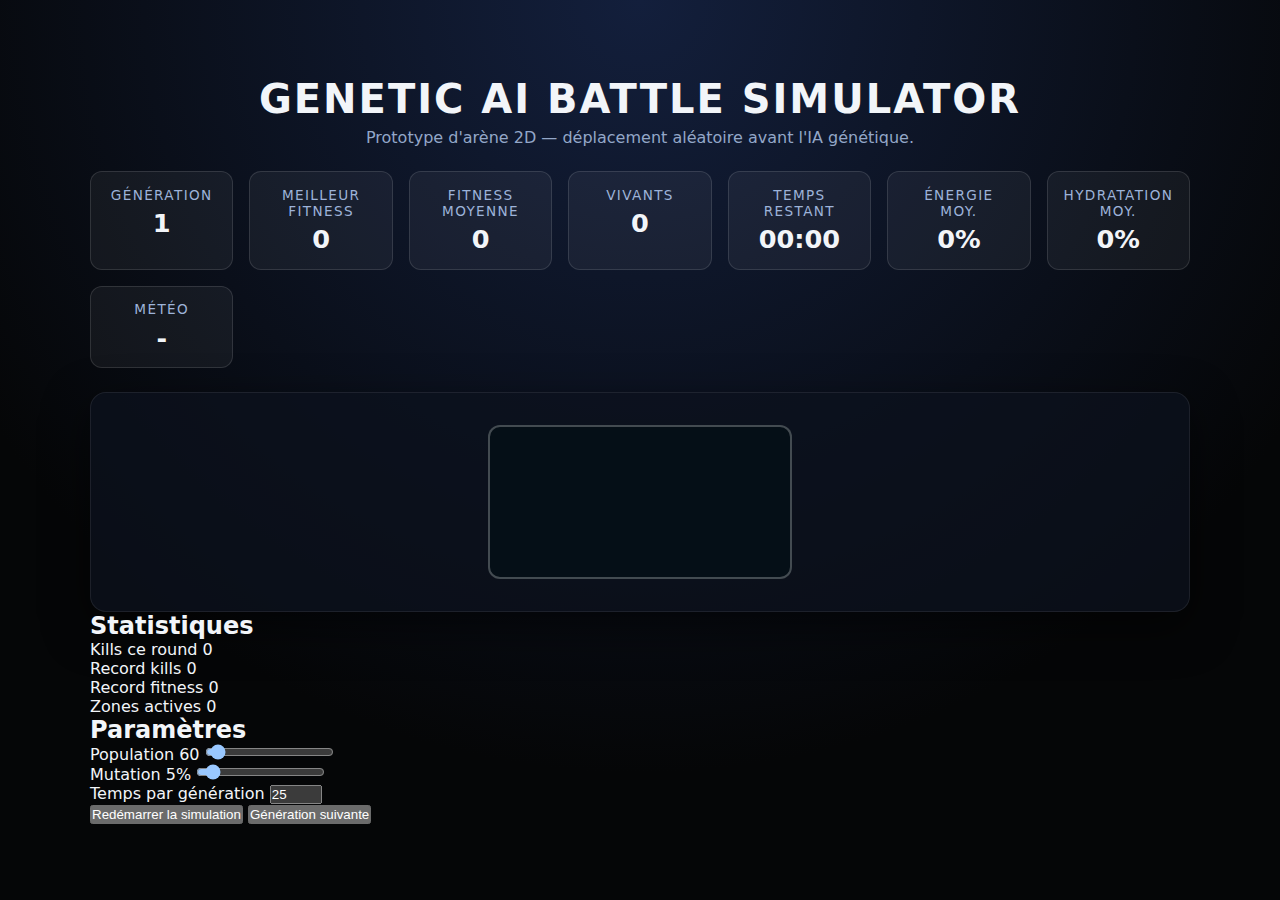
<file: evolutiongames/index.html>
<!DOCTYPE html>
<html lang="fr">

<head>
  <meta charset="UTF-8" />
  <meta name="viewport" content="width=device-width, initial-scale=1.0" />
  <title>Genetic AI Battle Simulator</title>
  <link rel="stylesheet" href="style.css" />
</head>

<body>
  <main class="layout">
    <header class="hero">
      <h1>Genetic AI Battle Simulator</h1>
      <p>Prototype d'arène 2D — déplacement aléatoire avant l'IA génétique.</p>
    </header>
    <section class="arena-column">
      <section class="hud" aria-live="polite">
        <div class="stat">
          <span class="stat-label">Génération</span>
          <span class="stat-value" id="statGeneration">1</span>
        </div>
        <div class="stat">
          <span class="stat-label">Meilleur fitness</span>
          <span class="stat-value" id="statBest">0</span>
        </div>
        <div class="stat">
          <span class="stat-label">Fitness moyenne</span>
          <span class="stat-value" id="statAverage">0</span>
        </div>
        <div class="stat">
          <span class="stat-label">Vivants</span>
          <span class="stat-value" id="statAlive">0</span>
        </div>
        <div class="stat">
          <span class="stat-label">Temps restant</span>
          <span class="stat-value" id="statTime">00:00</span>
        </div>
        <div class="stat">
          <span class="stat-label">Énergie moy.</span>
          <span class="stat-value" id="statEnergy">0%</span>
        </div>
        <div class="stat">
          <span class="stat-label">Hydratation moy.</span>
          <span class="stat-value" id="statHydration">0%</span>
        </div>
        <div class="stat">
          <span class="stat-label">Météo</span>
          <span class="stat-value" id="statWeather">-</span>
        </div>
      </section>
      <section class="arena-wrapper">
        <canvas id="arenaCanvas" class="arena-canvas"></canvas>
      </section>
    </section>
    <aside class="sidebar">
      <section>
        <h2>Statistiques</h2>
        <div class="records">
          <div class="record-item">
            <span class="record-label">Kills ce round</span>
            <span class="record-value" id="statKills">0</span>
          </div>
          <div class="record-item">
            <span class="record-label">Record kills</span>
            <span class="record-value" id="statRecordKills">0</span>
          </div>
          <div class="record-item">
            <span class="record-label">Record fitness</span>
            <span class="record-value" id="statRecordFitness">0</span>
          </div>
          <div class="record-item">
            <span class="record-label">Zones actives</span>
            <span class="record-value" id="statZones">0</span>
          </div>
        </div>
      </section>
      <section>
        <h2>Paramètres</h2>
        <div class="control-group">
          <label class="control-label" for="controlPopulation">
            Population
            <span class="control-value" id="controlPopulationValue">60</span>
          </label>
          <input type="range" id="controlPopulation" class="control-input" min="10" max="1000" step="1" value="60" />
        </div>
        <div class="control-group">
          <label class="control-label" for="controlMutation">
            Mutation
            <span class="control-value" id="controlMutationValue">5%</span>
          </label>
          <input type="range" id="controlMutation" class="control-input" min="0.01" max="0.5" step="0.01"
            value="0.05" />
        </div>
        <div class="control-group">
          <label class="control-label" for="controlGenerationTime">
            Temps par génération
          </label>
          <input type="number" id="controlGenerationTime" class="number-input" min="5" max="90" step="1" value="25" />
        </div>
      </section>
      <div class="button-stack">
        <button type="button" id="controlRestart" class="button">
          Redémarrer la simulation
        </button>
        <button type="button" id="controlSkipGeneration" class="button secondary">
          Génération suivante
        </button>
      </div>
    </aside>
  </main>
  <script type="module" src="game.js"></script>
</body>

</html>
</file>
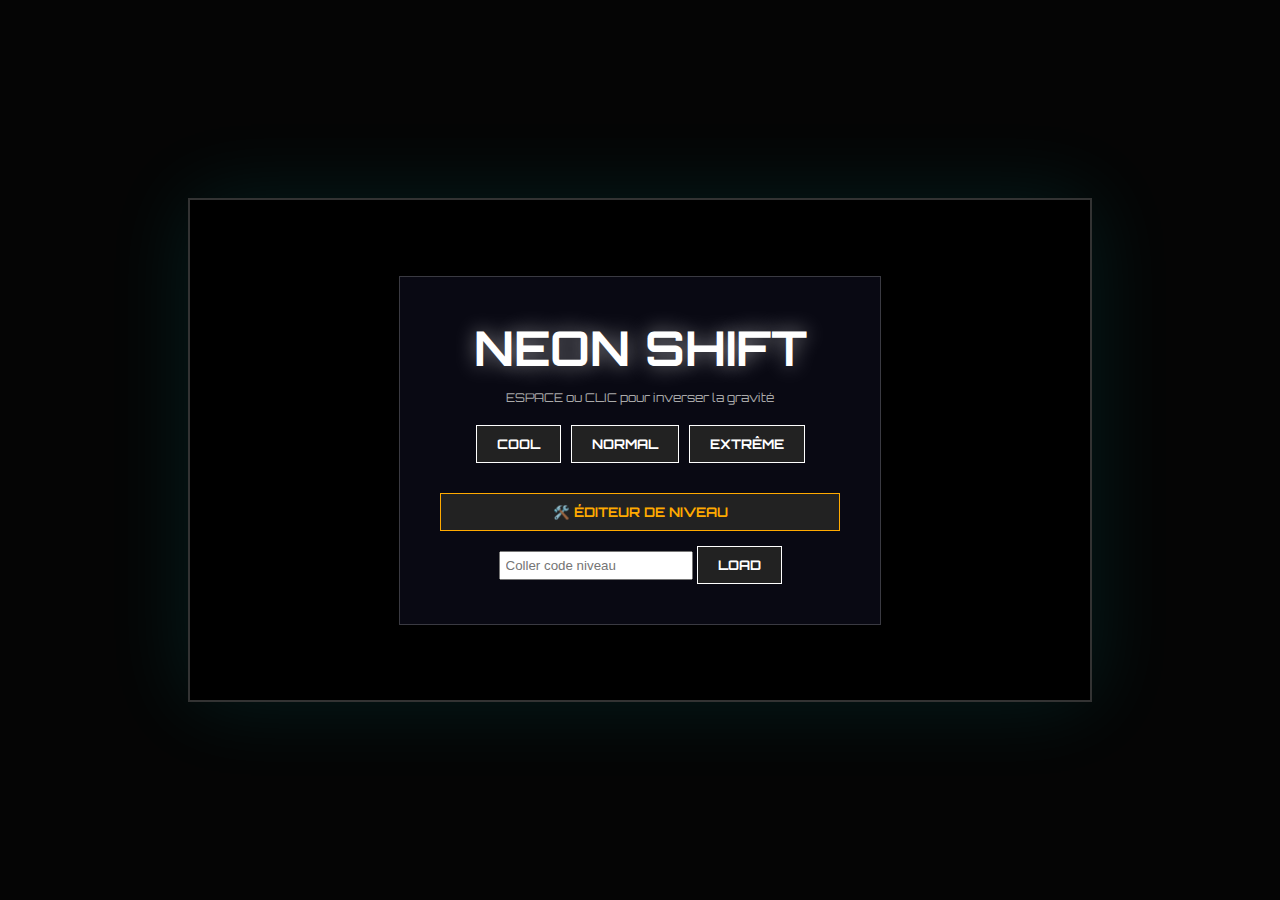
<file: gemometry dash like/index.html>
<!DOCTYPE html>
<html lang="fr">
<head>
    <meta charset="UTF-8">
    <title>NEON SHIFT: FINAL FIX</title>
    <style>
        @import url('https://fonts.googleapis.com/css2?family=Orbitron:wght@400;700;900&display=swap');

        body {
            margin: 0; overflow: hidden; background-color: #050505;
            font-family: 'Orbitron', sans-serif;
            display: flex; justify-content: center; align-items: center; height: 100vh;
            user-select: none;
        }

        #game-wrapper {
            position: relative;
            width: 900px; height: 500px;
            box-shadow: 0 0 80px rgba(0,255,255,0.1);
            border: 2px solid #333;
            background: #000;
            overflow: hidden;
        }

        canvas { display: block; width: 100%; height: 100%; outline: none; }

        /* UI */
        .ui-layer {
            position: absolute; top: 0; left: 0; width: 100%; height: 100%;
            display: flex; flex-direction: column;
            justify-content: center; align-items: center; text-align: center;
            z-index: 50; pointer-events: none;
        }

        .menu-box {
            background: rgba(10, 10, 20, 0.95);
            border: 1px solid rgba(255,255,255,0.2);
            padding: 40px; pointer-events: auto;
            box-shadow: 0 0 50px #000;
            min-width: 400px;
        }

        h1 { margin: 0; font-size: 48px; color: #fff; text-shadow: 0 0 20px rgba(255,255,255,0.5); }
        
        .btn-group { display: flex; gap: 10px; justify-content: center; margin-top: 20px; flex-wrap: wrap;}

        button {
            background: #222; border: 1px solid #fff; color: #fff;
            padding: 10px 20px; font-family: 'Orbitron'; font-weight: bold;
            cursor: pointer; text-transform: uppercase; transition: 0.2s;
        }
        button:hover { background: #fff; color: #000; }

        /* BUTTON VARIATIONS */
        .btn-easy:hover { background: #0f0; border-color: #0f0; box-shadow: 0 0 15px #0f0; }
        .btn-normal:hover { background: #0ff; border-color: #0ff; box-shadow: 0 0 15px #0ff; }
        .btn-hard:hover { background: #f05; border-color: #f05; box-shadow: 0 0 15px #f05; }
        .btn-editor { border-color: #fa0; color: #fa0; width: 100%; margin-top: 10px; }
        .btn-editor:hover { background: #fa0; color: #000; }

        /* EDITOR TOOLS */
        #editor-ui {
            position: absolute; bottom: 0; left: 0; width: 100%; height: 100px;
            background: #111; border-top: 2px solid #fa0;
            display: flex; align-items: center; justify-content: center; gap: 15px;
            pointer-events: auto;
        }
        .tool-btn { width: 40px; height: 40px; border: 1px solid #555; display: flex; justify-content: center; align-items: center; }
        .tool-btn.active { background: #fa0; color: #000; border-color: #fa0; }

        .hidden { display: none !important; }
        #hud { position: absolute; top: 20px; left: 20px; font-size: 24px; color: #fff; font-weight: bold; z-index: 10; }
    </style>
</head>
<body>

<div id="game-wrapper">
    <canvas id="gameCanvas" width="900" height="500"></canvas>
    
    <div id="hud" class="hidden">SCORE: <span id="score-val">0</span></div>

    <!-- MENU PRINCIPAL -->
    <div id="main-menu" class="ui-layer">
        <div class="menu-box">
            <h1>NEON SHIFT</h1>
            <p style="color:#aaa; font-size: 12px;">ESPACE ou CLIC pour inverser la gravité</p>
            
            <div class="btn-group">
                <button class="btn-easy" onclick="startGame('easy')">Cool</button>
                <button class="btn-normal" onclick="startGame('normal')">Normal</button>
                <button class="btn-hard" onclick="startGame('hard')">EXTRÊME</button>
            </div>
            <div class="btn-group">
                <button class="btn-editor" onclick="openEditor()">🛠️ ÉDITEUR DE NIVEAU</button>
            </div>
            <div style="margin-top: 15px;">
                <input id="load-input" type="text" placeholder="Coller code niveau" style="padding:5px; width:180px;">
                <button onclick="loadLevel()">LOAD</button>
            </div>
        </div>
    </div>

    <!-- GAME OVER -->
    <div id="game-over" class="ui-layer hidden">
        <div class="menu-box" style="border-color: #f05;">
            <h1 style="color:#f05;">ECHEC</h1>
            <p>Score Final: <span id="final-score">0</span></p>
            <button onclick="showMenu()">MENU</button>
            <button onclick="restart()">REJOUER</button>
        </div>
    </div>

    <!-- UI EDITEUR -->
    <div id="editor-ui" class="hidden">
        <div style="color:#fff; font-size:10px; position:absolute; top:-20px; left:0; background:#000; padding:2px;">
            CLIC GAUCHE: Placer | CLIC DROIT: Effacer | FLÈCHES: Caméra
        </div>
        <button class="tool-btn active" onclick="setTool('wall_top')">Haut</button>
        <button class="tool-btn" onclick="setTool('wall_bottom')">Bas</button>
        <button class="tool-btn" onclick="setTool('laser')">Laser</button>
        <button class="tool-btn" onclick="setTool('coin')">$$</button>
        <div style="width: 1px; height: 30px; background:#333; margin:0 10px;"></div>
        <button onclick="testLevel()" style="font-size:10px;">TESTER</button>
        <button onclick="saveLevel()" style="font-size:10px; color:#0f0; border-color:#0f0;">COPIER CODE</button>
        <button onclick="showMenu()" style="font-size:10px; color:#f00; border-color:#f00;">QUITTER</button>
        <textarea id="export-area" style="opacity:0; width:1px; height:1px;"></textarea>
    </div>
</div>

<script>
    const canvas = document.getElementById('gameCanvas');
    const ctx = canvas.getContext('2d');

    // --- CONFIGURATION ---
    const SETTINGS = {
        easy:   { speed: 5, spawn: 100, color: '#0f0' },
        normal: { speed: 7, spawn: 70,  color: '#0ff' },
        hard:   { speed: 10, spawn: 50, color: '#f05' },
        custom: { speed: 7, spawn: 0,   color: '#fa0' }
    };

    let state = { 
        running: false, isEditor: false, mode: 'normal',
        score: 0, frame: 0, camX: 0
    };

    // --- PLAYER ---
    const player = {
        x: 100, y: 250, size: 30, dy: 0, dir: 1,
        update() {
            // Physique "Légère" corrigée
            this.dy += 0.6 * this.dir; 
            this.y += this.dy;
            
            // Limites Sol/Plafond
            if(this.y < 0) { this.y = 0; this.dy = 0; }
            if(this.y > canvas.height - this.size) { this.y = canvas.height - this.size; this.dy = 0; }
        },
        draw() {
            ctx.fillStyle = '#fff';
            ctx.shadowBlur = 20; ctx.shadowColor = SETTINGS[state.mode].color;
            ctx.fillRect(this.x, this.y, this.size, this.size);
            ctx.shadowBlur = 0;
        },
        switch() { this.dir *= -1; }
    };

    let obstacles = [];
    let editorItems = [];
    let currentTool = 'wall_top';

    // --- INPUTS FIABILISÉS ---
    function handleAction(e) {
        // Si on est dans l'éditeur, on ne saute pas
        if (state.isEditor) return; 

        // Si le jeu tourne, on saute
        if (state.running) {
            if (e.type === 'keydown' && e.code !== 'Space') return;
            if (e.code === 'Space') e.preventDefault(); // Empêche scroll
            player.switch();
        }
    }
    
    window.addEventListener('keydown', handleAction);
    canvas.addEventListener('mousedown', (e) => {
        // Si c'est l'éditeur, c'est géré ailleurs. 
        // Si c'est le jeu, on déclenche l'action
        if(!state.isEditor) handleAction(e);
    });

    // --- BOUCLE DE JEU ---
    function loop() {
        if (!state.running) {
            if (state.isEditor) editorLoop();
            requestAnimationFrame(loop);
            return;
        }

        // 1. Logic
        state.frame++;
        let cfg = SETTINGS[state.mode];
        
        // Spawn procédural (sauf si custom)
        if (state.mode !== 'custom' && state.frame % cfg.spawn === 0) {
            spawnObstacle();
        }

        player.update();

        // Obstacles Update
        for (let i = 0; i < obstacles.length; i++) {
            let o = obstacles[i];
            o.x -= cfg.speed;

            // Collision
            if (rectIntersect(player.x, player.y, player.size, player.size, o.x, o.y, o.w, o.h)) {
                if (o.type === 'coin') {
                    state.score += 50;
                    obstacles.splice(i, 1); i--;
                    continue;
                } else {
                    gameOver();
                    return; // Stop frame
                }
            }

            // Score et nettoyage
            if (!o.passed && o.x + o.w < player.x) {
                state.score += 10;
                o.passed = true;
            }
            if (o.x + o.w < -100) {
                obstacles.splice(i, 1); i--;
            }
        }

        // 2. Draw
        ctx.fillStyle = '#050505'; ctx.fillRect(0, 0, canvas.width, canvas.height);
        
        // Dessin Obstacles
        ctx.fillStyle = cfg.color;
        obstacles.forEach(o => {
            if (o.type === 'coin') {
                ctx.fillStyle = '#ffd700';
                ctx.beginPath(); ctx.arc(o.x + 15, o.y + 15, 10, 0, Math.PI*2); ctx.fill();
                ctx.fillStyle = cfg.color; // Reset color
            } else if (o.type === 'laser') {
                ctx.fillStyle = '#f00'; ctx.fillRect(o.x, o.y, o.w, o.h);
                ctx.fillStyle = '#fff'; ctx.fillRect(o.x, o.y+5, o.w, 2);
                ctx.fillStyle = cfg.color;
            } else {
                ctx.fillRect(o.x, o.y, o.w, o.h);
            }
        });

        player.draw();
        document.getElementById('score-val').innerText = state.score;

        requestAnimationFrame(loop);
    }

    // --- OUTILS ---
    function spawnObstacle() {
        let r = Math.random();
        let x = canvas.width;
        if (r < 0.4) obstacles.push({x:x, y:0, w:50, h:Math.random()*200+50, type:'wall'});
        else if (r < 0.8) obstacles.push({x:x, y:canvas.height-(Math.random()*200+50), w:50, h:400, type:'wall'}); // h:400 pour etre sur de toucher le bas
        else if (r < 0.9) obstacles.push({x:x, y:canvas.height/2, w:200, h:12, type:'laser'});
        else obstacles.push({x:x, y:Math.random()*(canvas.height-50), w:30, h:30, type:'coin'});
    }

    function rectIntersect(x1, y1, w1, h1, x2, y2, w2, h2) {
        return x2 < x1 + w1 && x2 + w2 > x1 && y2 < y1 + h1 && y2 + h2 > y1;
    }

    // --- ETATS ---
    function startGame(mode, customData) {
        state.running = true;
        state.isEditor = false;
        state.mode = mode;
        state.score = 0;
        state.frame = 0;
        player.y = 250; player.dy = 0; player.dir = 1;
        obstacles = [];

        if (mode === 'custom' && customData) {
            // Copie profonde pour ne pas modifier l'éditeur
            obstacles = JSON.parse(JSON.stringify(customData));
            // Correction des hauteurs pour les murs du bas
            obstacles.forEach(o => {
                 if(o.y > 300 && o.type !== 'coin' && o.type !== 'laser') o.h = 1000; // Assure que le mur touche le fond
            });
        }

        document.getElementById('main-menu').classList.add('hidden');
        document.getElementById('game-over').classList.add('hidden');
        document.getElementById('editor-ui').classList.add('hidden');
        document.getElementById('hud').classList.remove('hidden');
        
        requestAnimationFrame(loop);
    }

    function gameOver() {
        state.running = false;
        document.getElementById('final-score').innerText = state.score;
        document.getElementById('game-over').classList.remove('hidden');
        document.getElementById('hud').classList.add('hidden');
    }

    function showMenu() {
        state.running = false; state.isEditor = false;
        document.getElementById('main-menu').classList.remove('hidden');
        document.getElementById('game-over').classList.add('hidden');
        document.getElementById('editor-ui').classList.add('hidden');
        document.getElementById('hud').classList.add('hidden');
    }

    function restart() {
        if(state.mode === 'custom') testLevel();
        else startGame(state.mode);
    }

    // --- EDITEUR ---
    function openEditor() {
        state.isEditor = true; state.running = false; state.camX = 0;
        editorItems = [];
        document.getElementById('main-menu').classList.add('hidden');
        document.getElementById('editor-ui').classList.remove('hidden');
        requestAnimationFrame(loop);
    }

    function editorLoop() {
        ctx.fillStyle = '#111'; ctx.fillRect(0,0,canvas.width, canvas.height);
        
        // Grille
        ctx.strokeStyle = '#222'; ctx.lineWidth = 1;
        let off = state.camX % 50;
        for(let x=-off; x<canvas.width; x+=50) { ctx.beginPath(); ctx.moveTo(x,0); ctx.lineTo(x,500); ctx.stroke(); }

        // Items
        ctx.fillStyle = '#666';
        editorItems.forEach(o => {
            let rx = o.x - state.camX;
            if(rx > -100 && rx < 900) {
                if(o.type === 'coin') ctx.fillStyle = '#fd0';
                else if(o.type === 'laser') ctx.fillStyle = '#f00';
                else ctx.fillStyle = '#666';
                ctx.fillRect(rx, o.y, o.w, o.h);
                ctx.strokeRect(rx, o.y, o.w, o.h);
            }
        });
        
        // Player start line
        ctx.strokeStyle = '#0ff'; ctx.beginPath(); ctx.moveTo(100-state.camX, 0); ctx.lineTo(100-state.camX, 500); ctx.stroke();
    }

    function setTool(t) { 
        currentTool = t; 
        document.querySelectorAll('.tool-btn').forEach(b => b.classList.remove('active'));
        event.currentTarget.classList.add('active');
    }

    // Editor Inputs
    window.addEventListener('keydown', e => {
        if(!state.isEditor) return;
        if(e.code === 'ArrowRight') state.camX += 50;
        if(e.code === 'ArrowLeft' && state.camX > 0) state.camX -= 50;
    });

    canvas.addEventListener('mousedown', e => {
        if(!state.isEditor) return;
        let r = canvas.getBoundingClientRect();
        let x = Math.floor((e.clientX - r.left + state.camX)/50)*50;
        let y = Math.floor((e.clientY - r.top)/50)*50;

        if (e.button === 2) { // Clic Droit efface
            editorItems = editorItems.filter(i => !(i.x === x && i.y === y));
        } else {
            let obj = {x, y, w:50, h:50, type:currentTool};
            if(currentTool === 'wall_top') { obj.y=0; obj.h=y+50; }
            if(currentTool === 'wall_bottom') { obj.y=y; obj.h=500-y; }
            if(currentTool === 'laser') { obj.y=y+20; obj.h=10; obj.w=100; }
            if(currentTool === 'coin') { obj.x+=15; obj.y+=15; obj.w=20; obj.h=20; }
            
            editorItems = editorItems.filter(i => i.x !== obj.x || i.y !== obj.y);
            editorItems.push(obj);
        }
    });
    
    canvas.addEventListener('contextmenu', e => e.preventDefault());

    // --- SAUVEGARDE ---
    function testLevel() { startGame('custom', editorItems); }
    
    function saveLevel() {
        let txt = JSON.stringify(editorItems);
        let el = document.getElementById('export-area');
        el.value = txt; el.select(); document.execCommand('copy');
        alert("Niveau copié !");
    }

    function loadLevel() {
        try {
            let data = JSON.parse(document.getElementById('load-input').value);
            startGame('custom', data);
        } catch(e) { alert('Code invalide'); }
    }

</script>
</body>
</html>
</file>
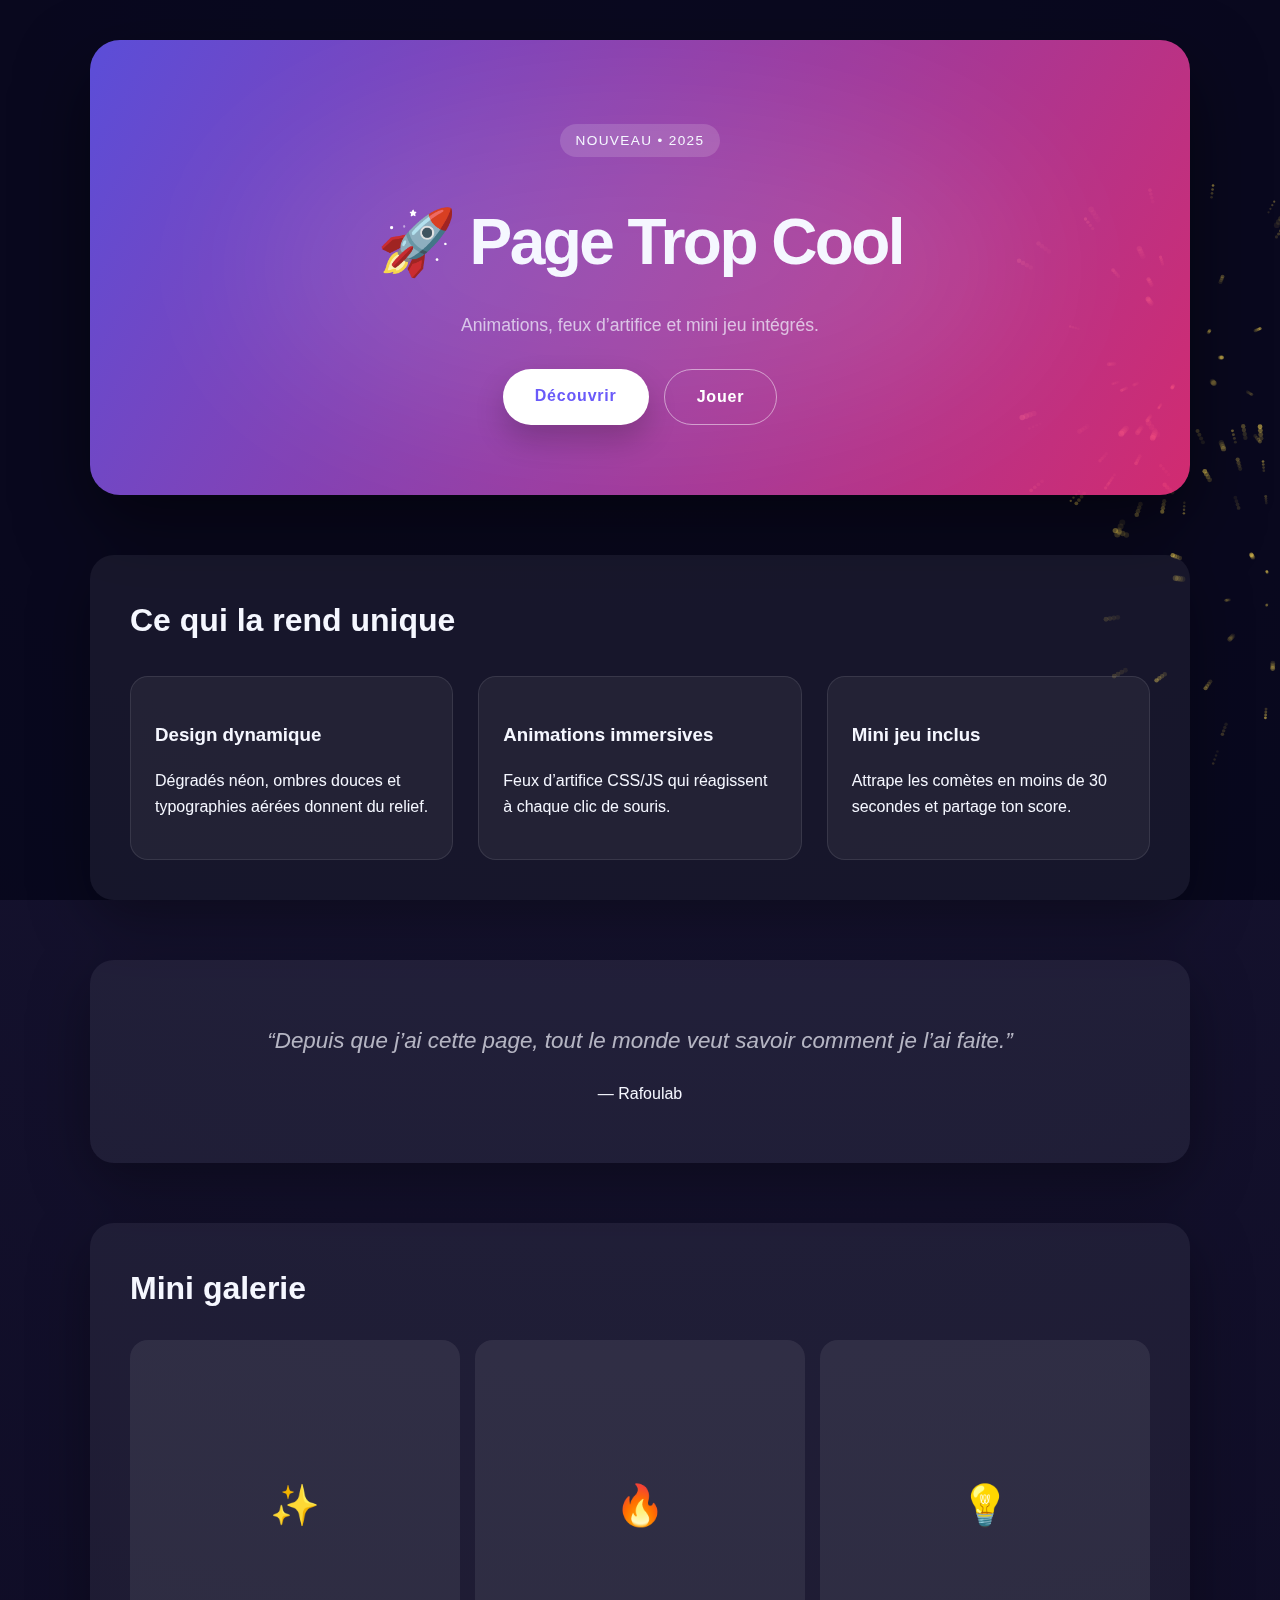
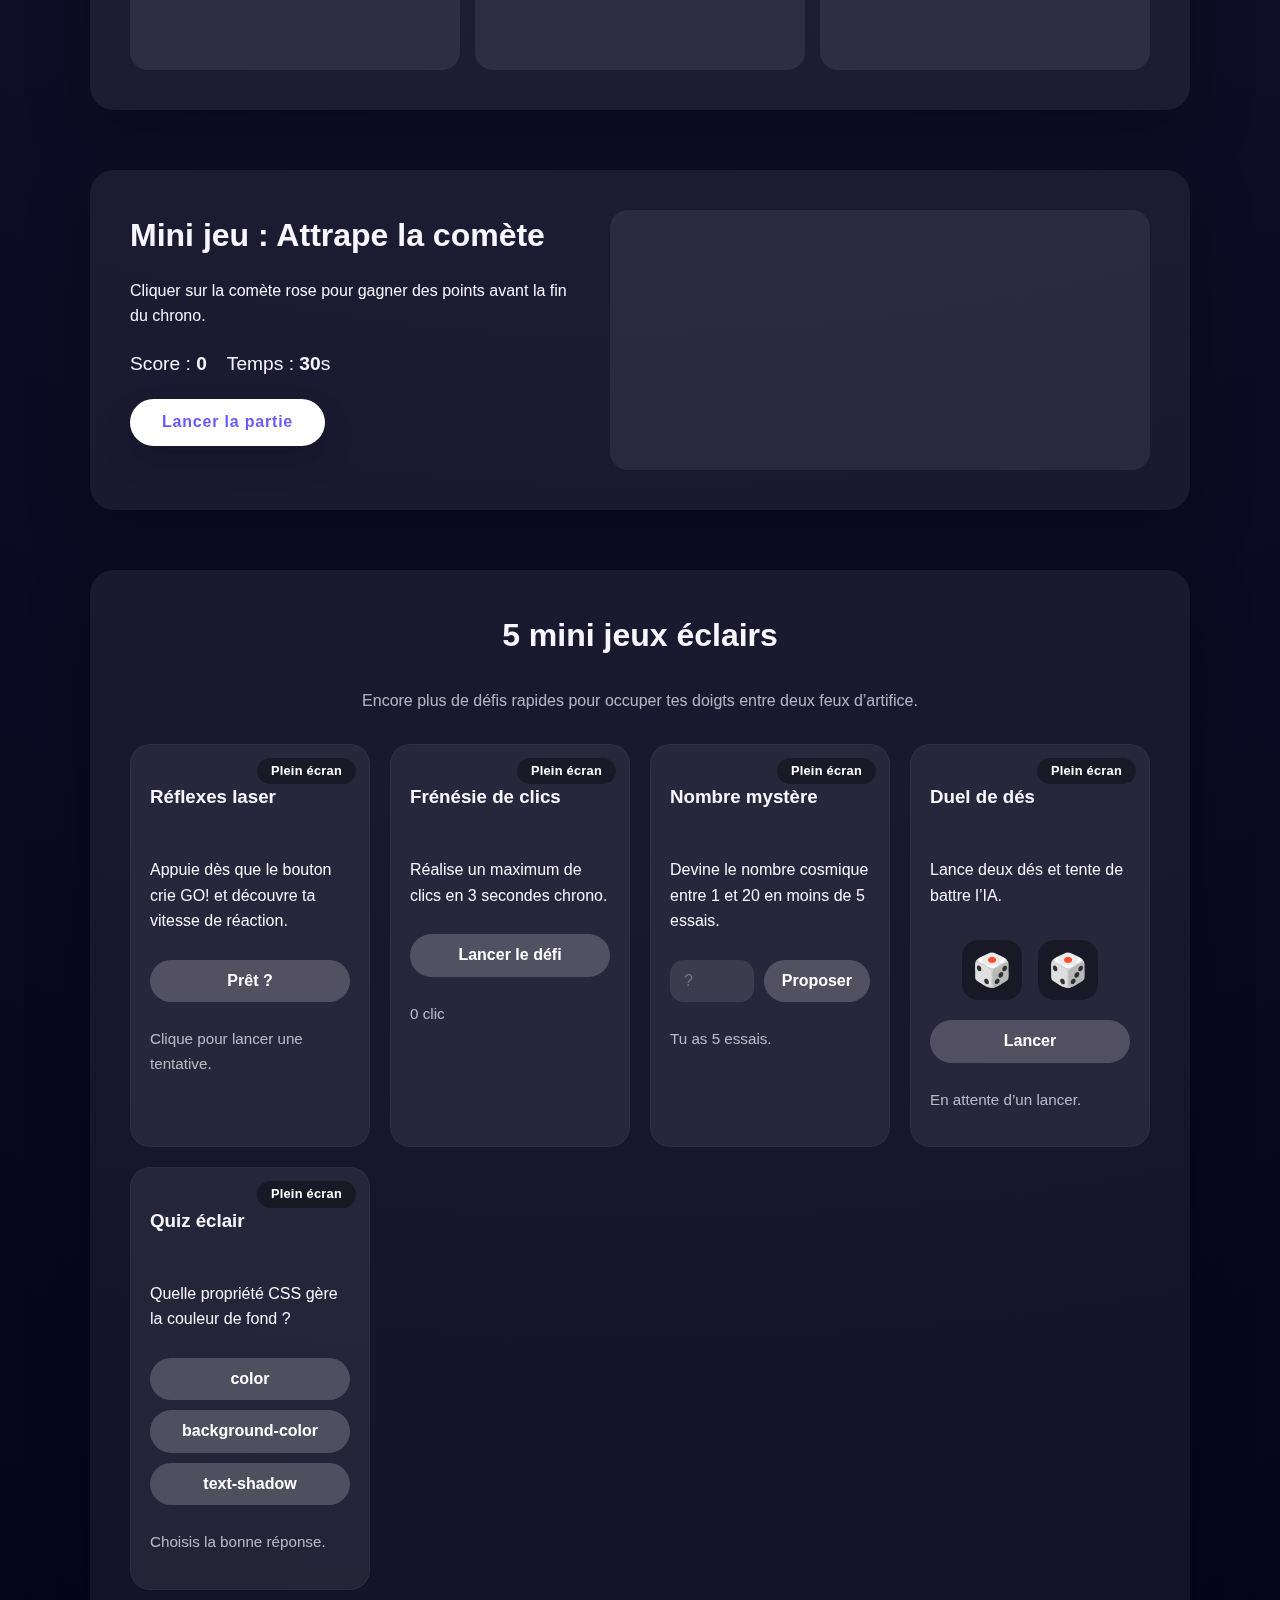
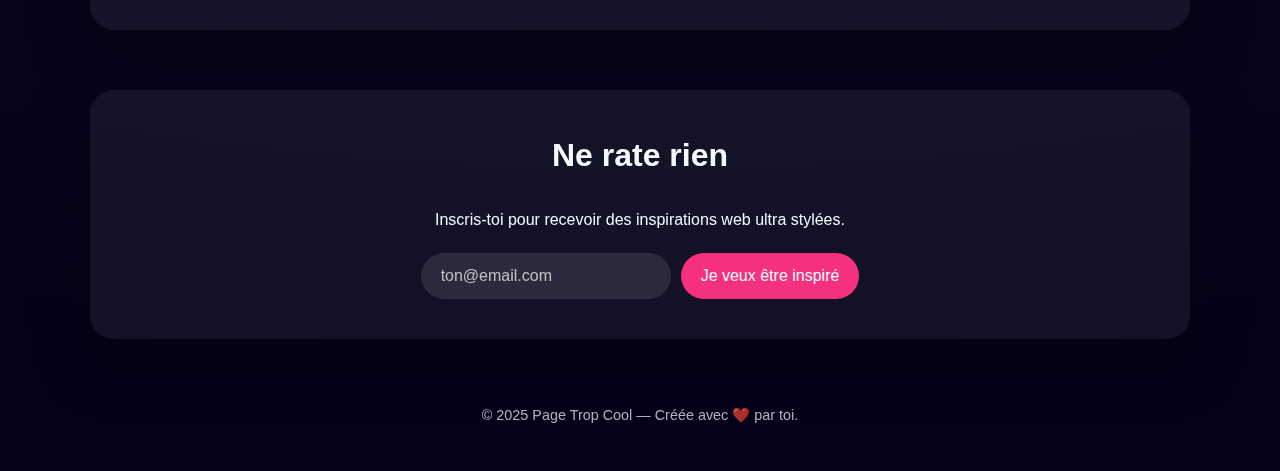
<file: jeu niaiseux/index.html>
<!DOCTYPE html>
<html lang="fr">
<head>
  <meta charset="UTF-8">
  <meta name="viewport" content="width=device-width, initial-scale=1.0">
  <link rel="stylesheet" href="css/normalize.css">
  <link rel="stylesheet" href="css/style.css">
  <title>Page Trop Cool</title>
</head>
<body>
  <canvas id="fireworks" aria-hidden="true"></canvas>

  <header class="hero">
    <p class="hero__badge">Nouveau • 2025</p>
    <h1>🚀 Page Trop Cool</h1>
    <p class="hero__tagline">Animations, feux d’artifice et mini jeu intégrés.</p>
    <div class="hero__actions">
      <a class="btn btn--primary" href="#features">Découvrir</a>
      <a class="btn btn--ghost" href="#game">Jouer</a>
    </div>
  </header>

  <main>
    <section id="features" class="section cards">
      <h2>Ce qui la rend unique</h2>
      <div class="cards__grid">
        <article class="card">
          <h3>Design dynamique</h3>
          <p>Dégradés néon, ombres douces et typographies aérées donnent du relief.</p>
        </article>
        <article class="card">
          <h3>Animations immersives</h3>
          <p>Feux d’artifice CSS/JS qui réagissent à chaque clic de souris.</p>
        </article>
        <article class="card">
          <h3>Mini jeu inclus</h3>
          <p>Attrape les comètes en moins de 30 secondes et partage ton score.</p>
        </article>
      </div>
    </section>

    <section class="section testimonial">
      <blockquote>
        “Depuis que j’ai cette page, tout le monde veut savoir comment je l’ai faite.”
      </blockquote>
      <p class="testimonial__author">— Rafoulab</p>
    </section>

    <section class="section gallery">
      <h2>Mini galerie</h2>
      <div class="gallery__grid">
        <div class="gallery__item">✨</div>
        <div class="gallery__item">🔥</div>
        <div class="gallery__item">💡</div>
      </div>
    </section>

    <section id="game" class="section game">
      <div class="game__info">
        <h2>Mini jeu : Attrape la comète</h2>
        <p>Cliquer sur la comète rose pour gagner des points avant la fin du chrono.</p>
        <div class="game__stats">
          <span>Score : <strong data-score>0</strong></span>
          <span>Temps : <strong data-timer>30</strong>s</span>
        </div>
        <button class="btn btn--primary" type="button" data-start>Lancer la partie</button>
      </div>
      <div class="game__arena">
        <div class="game__orb" title="attrape-moi"></div>
      </div>
    </section>

    <section id="extra-games" class="section mini-games">
      <h2>5 mini jeux éclairs</h2>
      <p class="mini-games__intro">Encore plus de défis rapides pour occuper tes doigts entre deux feux d’artifice.</p>
      <div class="mini-games__grid">
        <article class="mini-game" data-game="reaction">
          <h3>Réflexes laser</h3>
          <p>Appuie dès que le bouton crie GO! et découvre ta vitesse de réaction.</p>
          <button type="button" class="mini-game__action">Prêt ?</button>
          <p class="mini-game__status" aria-live="polite">Clique pour lancer une tentative.</p>
        </article>

        <article class="mini-game" data-game="tap">
          <h3>Frénésie de clics</h3>
          <p>Réalise un maximum de clics en 3 secondes chrono.</p>
          <button type="button" class="mini-game__action">Lancer le défi</button>
          <p class="mini-game__status" aria-live="polite">0 clic</p>
        </article>

        <article class="mini-game" data-game="guess">
          <h3>Nombre mystère</h3>
          <p>Devine le nombre cosmique entre 1 et 20 en moins de 5 essais.</p>
          <div class="mini-game__controls">
            <input type="number" min="1" max="20" placeholder="?" aria-label="Nombre entre 1 et 20">
            <button type="button" class="mini-game__action">Proposer</button>
          </div>
          <p class="mini-game__status" aria-live="polite">Tu as 5 essais.</p>
        </article>

        <article class="mini-game" data-game="dice">
          <h3>Duel de dés</h3>
          <p>Lance deux dés et tente de battre l’IA.</p>
          <div class="dice__visuals" aria-hidden="true">
            <div class="dice" data-dice-player>🎲</div>
            <div class="dice" data-dice-bot>🎲</div>
          </div>
          <button type="button" class="mini-game__action">Lancer</button>
          <p class="mini-game__status" aria-live="polite">En attente d’un lancer.</p>
        </article>

        <article class="mini-game" data-game="quiz">
          <h3>Quiz éclair</h3>
          <p class="mini-game__question" data-question>Chargement de la question...</p>
          <div class="mini-game__options">
            <button type="button" class="mini-game__option" data-index="0">...</button>
            <button type="button" class="mini-game__option" data-index="1">...</button>
            <button type="button" class="mini-game__option" data-index="2">...</button>
          </div>
          <p class="mini-game__status" aria-live="polite">Choisis la bonne réponse.</p>
        </article>
      </div>
    </section>

    <section id="newsletter" class="section newsletter">
      <h2>Ne rate rien</h2>
      <p>Inscris-toi pour recevoir des inspirations web ultra stylées.</p>
      <form class="newsletter__form">
        <input type="email" placeholder="ton@email.com" required>
        <button type="submit">Je veux être inspiré</button>
      </form>
    </section>
  </main>

  <footer class="footer">
    <p>© 2025 Page Trop Cool — Créée avec ❤️ par toi.</p>
  </footer>

  <script>
    // ---- Fireworks canvas ----
    const canvas = document.getElementById('fireworks');
    const ctx = canvas.getContext('2d');
    const pageBody = document.body;
    let w, h;
    const particles = [];
    function resize() {
      w = canvas.width = window.innerWidth;
      h = canvas.height = window.innerHeight;
    }
    window.addEventListener('resize', resize);
    resize();

    function random(min, max) {
      return Math.random() * (max - min) + min;
    }

    class Particle {
      constructor(x, y, color) {
        this.x = x;
        this.y = y;
        this.radius = random(1, 3);
        this.color = color;
        this.velocity = {
          x: random(-4, 4),
          y: random(-4, 4)
        };
        this.alpha = 1;
        this.decay = random(0.01, 0.02);
      }
      draw() {
        ctx.save();
        ctx.globalAlpha = this.alpha;
        ctx.fillStyle = this.color;
        ctx.beginPath();
        ctx.arc(this.x, this.y, this.radius, 0, Math.PI * 2);
        ctx.fill();
        ctx.restore();
      }
      update() {
        this.x += this.velocity.x;
        this.y += this.velocity.y;
        this.alpha -= this.decay;
      }
    }

    function clampToSides(desiredX = random(0, w)) {
      const sideWidth = Math.max(200, w * 0.18);
      if (desiredX < w / 2) {
        return random(0, sideWidth);
      }
      return random(w - sideWidth, w);
    }

    function createFirework(x, y) {
      const fireworkX = clampToSides(typeof x === 'number' ? x : undefined);
      const fireworkY = typeof y === 'number' ? y : random(0, h * 0.7);
      const colors = ['#f5317f', '#6a5af9', '#ffdd57', '#67f1ff'];
      const color = colors[Math.floor(Math.random() * colors.length)];
      const count = 60;
      for (let i = 0; i < count; i++) {
        particles.push(new Particle(fireworkX, fireworkY, color));
      }
    }

    canvas.addEventListener('click', (e) => {
      const rect = canvas.getBoundingClientRect();
      createFirework(e.clientX - rect.left, e.clientY - rect.top);
    });

    function animate() {
      requestAnimationFrame(animate);
      ctx.fillStyle = 'rgba(8, 6, 26, 0.3)';
      ctx.fillRect(0, 0, w, h);
      particles.forEach((particle, index) => {
        if (particle.alpha <= 0) {
          particles.splice(index, 1);
          return;
        }
        particle.update();
        particle.draw();
      });
      if (particles.length < 100) {
        createFirework();
      }
    }
    animate();

    // ---- Mini game ----
    const startBtn = document.querySelector('[data-start]');
    const scoreEl = document.querySelector('[data-score]');
    const timerEl = document.querySelector('[data-timer]');
    const orb = document.querySelector('.game__orb');
    const arena = document.querySelector('.game__arena');

    let score = 0;
    let playing = false;
    let timer = 30;
    let countdown;

    function moveOrb() {
      const padding = 20;
      const { width, height } = arena.getBoundingClientRect();
      const x = random(padding, width - padding - 60);
      const y = random(padding, height - padding - 60);
      orb.style.transform = `translate(${x}px, ${y}px)`;
    }

    function startGame() {
      if (playing) return;
      playing = true;
      score = 0;
      timer = 30;
      scoreEl.textContent = score;
      timerEl.textContent = timer;
      startBtn.textContent = 'Bonne chance !';
      moveOrb();
      orb.classList.add('game__orb--active');
      countdown = setInterval(() => {
        timer--;
        timerEl.textContent = timer;
        if (timer <= 0) endGame();
      }, 1000);
    }

    function endGame() {
      playing = false;
      clearInterval(countdown);
      orb.classList.remove('game__orb--active');
      startBtn.textContent = 'Rejouer';
      timerEl.textContent = 0;
      alert(`Terminé ! Ton score : ${score}`);
    }

    startBtn.addEventListener('click', startGame);

    orb.addEventListener('click', () => {
      if (!playing) return;
      score++;
      scoreEl.textContent = score;
      moveOrb();
    });

    // ---- Mini jeux supplémentaires ----
    const reactionCard = document.querySelector('[data-game="reaction"]');
    if (reactionCard) {
      const button = reactionCard.querySelector('.mini-game__action');
      const status = reactionCard.querySelector('.mini-game__status');
      let readyToClick = false;
      let goTime = 0;
      let reactionTimeout;
      const resetLaserOverlay = () => {
        pageBody.classList.remove('laser-wait', 'laser-go');
      };

      function armReaction() {
        clearTimeout(reactionTimeout);
        readyToClick = false;
        status.textContent = 'Prépare-toi...';
        button.textContent = 'Patiente...';
        button.disabled = true;
        pageBody.classList.add('laser-wait');
        pageBody.classList.remove('laser-go');
        reactionTimeout = setTimeout(() => {
          button.disabled = false;
          button.textContent = 'Clique !';
          status.textContent = 'GO !';
          readyToClick = true;
          goTime = performance.now();
          pageBody.classList.add('laser-go');
          pageBody.classList.remove('laser-wait');
        }, random(800, 2500));
      }

      button.addEventListener('click', () => {
        if (!readyToClick) {
          armReaction();
          return;
        }
        const reaction = Math.round(performance.now() - goTime);
        status.textContent = `Réflexe : ${reaction} ms`;
        button.textContent = 'Rejouer';
        readyToClick = false;
        resetLaserOverlay();
      });

      reactionCard.addEventListener('mouseleave', () => {
        if (!readyToClick) {
          pageBody.classList.remove('laser-wait');
        }
      });
    }

    const tapCard = document.querySelector('[data-game="tap"]');
    if (tapCard) {
      const button = tapCard.querySelector('.mini-game__action');
      const status = tapCard.querySelector('.mini-game__status');
      let tapScore = 0;
      let tapTimer;
      let tapPlaying = false;
      let tapLocked = false;
      let tapCooldownHandle;
      const TAP_COOLDOWN = 1400;

      function endTapRound() {
        tapPlaying = false;
        tapLocked = true;
        const plural = tapScore > 1 ? 's' : '';
        status.textContent = `${tapScore} clic${plural} en 3s — clique pour recommencer.`;
        button.textContent = 'Respire...';
        button.disabled = true;
        tapCooldownHandle = setTimeout(() => {
          tapLocked = false;
          button.disabled = false;
          button.textContent = 'Relancer';
        }, TAP_COOLDOWN);
      }

      button.addEventListener('click', () => {
        if (tapLocked) {
          return;
        }
        if (!tapPlaying) {
          tapPlaying = true;
          tapScore = 0;
          status.textContent = '0 clic';
          button.textContent = 'Clique vite !';
          button.disabled = false;
          clearTimeout(tapTimer);
          clearTimeout(tapCooldownHandle);
          tapTimer = setTimeout(endTapRound, 3000);
          return;
        }
        tapScore++;
        const plural = tapScore > 1 ? 's' : '';
        status.textContent = `${tapScore} clic${plural}`;
      });
    }

    const guessCard = document.querySelector('[data-game="guess"]');
    if (guessCard) {
      const input = guessCard.querySelector('input');
      const button = guessCard.querySelector('.mini-game__action');
      const status = guessCard.querySelector('.mini-game__status');
      let target = Math.floor(random(1, 21));
      let attempts = 5;

      function resetGuess(message) {
        status.textContent = message;
        target = Math.floor(random(1, 21));
        attempts = 5;
        input.value = '';
      }

      button.addEventListener('click', () => {
        const guessValue = Number(input.value);
        if (!guessValue || Number.isNaN(guessValue)) {
          status.textContent = 'Entre un nombre entre 1 et 20.';
          return;
        }
        if (guessValue < 1 || guessValue > 20) {
          status.textContent = 'Le nombre doit rester entre 1 et 20.';
          return;
        }
        attempts--;
        if (guessValue === target) {
          resetGuess(`Bravo ! ${target} était le bon nombre. Nouveau défi lancé.`);
          return;
        }
        if (attempts <= 0) {
          const answer = target;
          resetGuess(`Perdu ! C’était ${answer}. Nouveau nombre généré.`);
          return;
        }
        status.textContent = guessValue < target
          ? `Plus haut ! Essais restants : ${attempts}`
          : `Plus bas ! Essais restants : ${attempts}`;
        input.focus();
        input.select();
      });
    }

    const diceCard = document.querySelector('[data-game="dice"]');
    if (diceCard) {
      const button = diceCard.querySelector('.mini-game__action');
      const status = diceCard.querySelector('.mini-game__status');
      const playerDice = diceCard.querySelector('[data-dice-player]');
      const botDice = diceCard.querySelector('[data-dice-bot]');
      const diceFaces = ['⚀', '⚁', '⚂', '⚃', '⚄', '⚅'];
      let playerWins = 0;
      let botWins = 0;
      let draws = 0;
      let rolling = false;

      button.addEventListener('click', () => {
        if (rolling) return;
        rolling = true;
        button.disabled = true;
        status.textContent = 'Les dés roulent...';
        playerDice.classList.add('is-rolling');
        botDice.classList.add('is-rolling');
        const shuffle = setInterval(() => {
          playerDice.textContent = diceFaces[Math.floor(random(0, diceFaces.length))];
          botDice.textContent = diceFaces[Math.floor(random(0, diceFaces.length))];
        }, 90);
        setTimeout(() => {
          clearInterval(shuffle);
          const playerRoll = Math.floor(random(1, 7));
          const botRoll = Math.floor(random(1, 7));
          playerDice.textContent = diceFaces[playerRoll - 1];
          botDice.textContent = diceFaces[botRoll - 1];
          playerDice.classList.remove('is-rolling');
          botDice.classList.remove('is-rolling');
          button.disabled = false;
          rolling = false;
          let resultText = '';
          if (playerRoll > botRoll) {
            playerWins++;
            resultText = 'Tu gagnes !';
          } else if (playerRoll < botRoll) {
            botWins++;
            resultText = 'Ça passe pas...';
          } else {
            draws++;
            resultText = 'Égalité parfaite.';
          }
          status.textContent = `${resultText} Toi ${playerRoll} vs IA ${botRoll} — Score ${playerWins}-${botWins} (${draws} =).`;
        }, 900);
      });
    }

    const quizCard = document.querySelector('[data-game="quiz"]');
    if (quizCard) {
      const questionEl = quizCard.querySelector('[data-question]');
      const status = quizCard.querySelector('.mini-game__status');
      const optionButtons = Array.from(quizCard.querySelectorAll('.mini-game__option'));
      const quizData = [
        {
          question: 'Quel trio représente les technologies de base du web ?',
          options: ['HTML / CSS / JavaScript', 'Python / C++ / Java', 'SQL / PHP / Bash'],
          answer: 0
        },
        {
          question: 'Quelle propriété CSS gère la couleur de fond ?',
          options: ['color', 'background-color', 'text-shadow'],
          answer: 1
        },
        {
          question: 'Que signifie le “H” dans HTTP ?',
          options: ['Hyper', 'Hybrid', 'High'],
          answer: 0
        },
        {
          question: 'Quelle balise HTML contient le contenu principal ?',
          options: ['<main>', '<footer>', '<meta>'],
          answer: 0
        },
        {
          question: 'Quel attribut HTML rend un champ obligatoire ?',
          options: ['required', 'disabled', 'placeholder'],
          answer: 0
        },
        {
          question: 'Quelle unité CSS est relative à la taille de police du parent ?',
          options: ['em', 'px', 'vh'],
          answer: 0
        },
        {
          question: 'Quel mot-clé JavaScript déclare une constante ?',
          options: ['const', 'let', 'var'],
          answer: 0
        },
        {
          question: 'Quelle méthode JS sélectionne le premier élément correspondant à un sélecteur CSS ?',
          options: ['querySelector', 'getElementById', 'getElementsByTagName'],
          answer: 0
        },
        {
          question: 'Quel outil est pensé pour le versionnement de code ?',
          options: ['Git', 'Excel', 'Figma'],
          answer: 0
        },
        {
          question: 'Quelle propriété CSS crée un espace intérieur ?',
          options: ['padding', 'margin', 'border'],
          answer: 0
        }
      ];
      let currentQuestion;

      function loadQuestion() {
        currentQuestion = quizData[Math.floor(Math.random() * quizData.length)];
        questionEl.textContent = currentQuestion.question;
        status.textContent = 'Choisis la bonne réponse.';
        optionButtons.forEach((button, idx) => {
          button.textContent = currentQuestion.options[idx];
          button.dataset.index = idx;
          button.disabled = false;
          button.classList.remove('is-correct', 'is-wrong');
        });
      }

      optionButtons.forEach((button) => {
        button.addEventListener('click', () => {
          if (!currentQuestion) return;
          const choice = Number(button.dataset.index);
          optionButtons.forEach((btn) => (btn.disabled = true));
          if (choice === currentQuestion.answer) {
            button.classList.add('is-correct');
            status.textContent = '🔥 Bonne réponse !';
          } else {
            button.classList.add('is-wrong');
            status.textContent = 'Raté... mais tu peux réessayer.';
            const correctBtn = optionButtons[currentQuestion.answer];
            if (correctBtn) {
              correctBtn.classList.add('is-correct');
            }
          }
          setTimeout(loadQuestion, 1500);
        });
      });

      loadQuestion();
    }

    const miniGameCards = Array.from(document.querySelectorAll('.mini-game'));
    const fullscreenSupported = typeof document.fullscreenEnabled === 'undefined' || document.fullscreenEnabled;

    miniGameCards.forEach((card) => {
      const fullscreenBtn = document.createElement('button');
      fullscreenBtn.type = 'button';
      fullscreenBtn.className = 'mini-game__fullscreen';
      fullscreenBtn.textContent = 'Plein écran';
      fullscreenBtn.setAttribute('aria-label', 'Activer le mode plein écran');
      card.insertAdjacentElement('afterbegin', fullscreenBtn);

      if (!fullscreenSupported || typeof card.requestFullscreen !== 'function') {
        fullscreenBtn.hidden = true;
        return;
      }

      fullscreenBtn.addEventListener('click', (event) => {
        event.stopPropagation();
        if (document.fullscreenElement === card) {
          if (document.exitFullscreen) {
            document.exitFullscreen();
          }
          return;
        }
        if (document.fullscreenElement && document.exitFullscreen) {
          const exitResult = document.exitFullscreen();
          if (exitResult && typeof exitResult.then === 'function') {
            exitResult.then(() => card.requestFullscreen());
          } else {
            card.requestFullscreen();
          }
          return;
        }
        card.requestFullscreen();
      });
    });

    function syncFullscreenButtons() {
      const active = document.fullscreenElement;
      miniGameCards.forEach((card) => {
        const btn = card.querySelector('.mini-game__fullscreen');
        if (!btn || btn.hidden) return;
        const isActive = active === card;
        btn.classList.toggle('is-active', isActive);
        btn.textContent = isActive ? 'Quitter plein écran' : 'Plein écran';
        btn.setAttribute('aria-label', isActive ? 'Quitter le mode plein écran' : 'Activer le mode plein écran');
      });
    }

    document.addEventListener('fullscreenchange', syncFullscreenButtons);
    syncFullscreenButtons();
  </script>
</body>
</html>
</file>
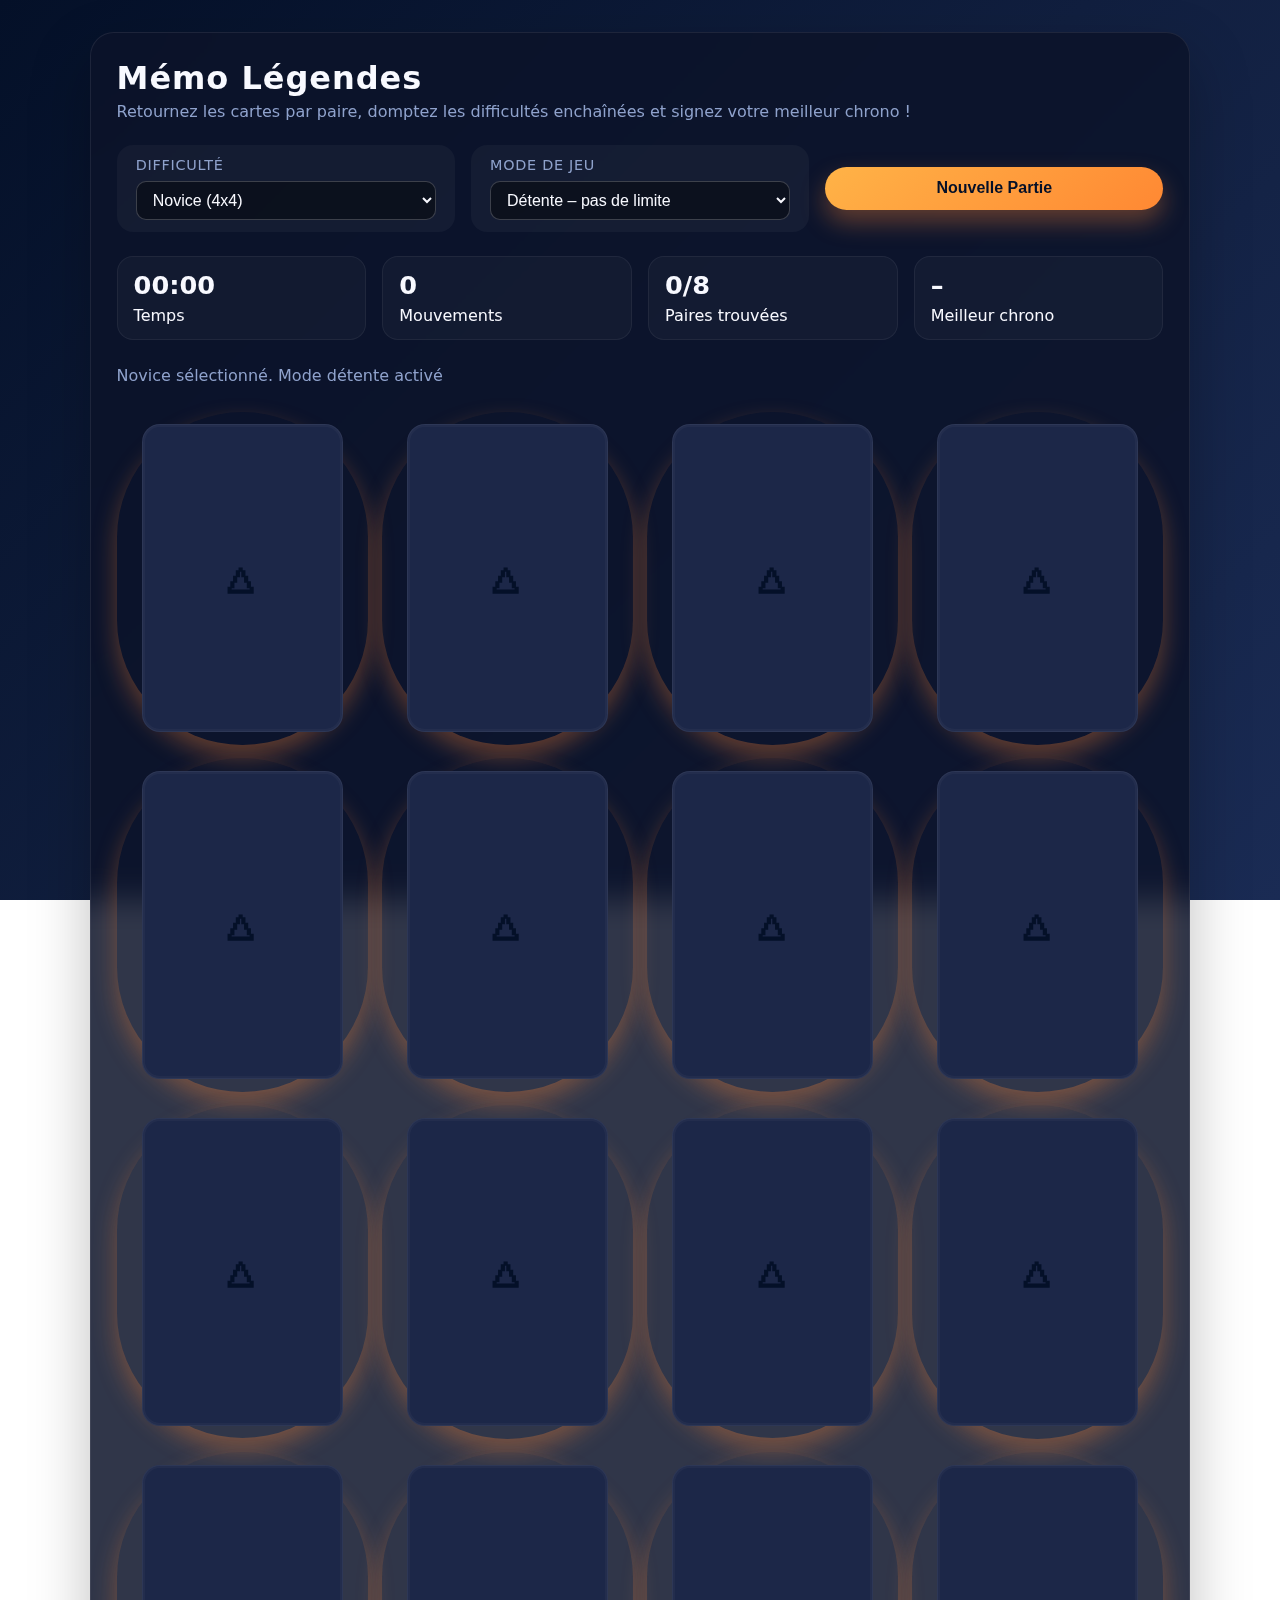
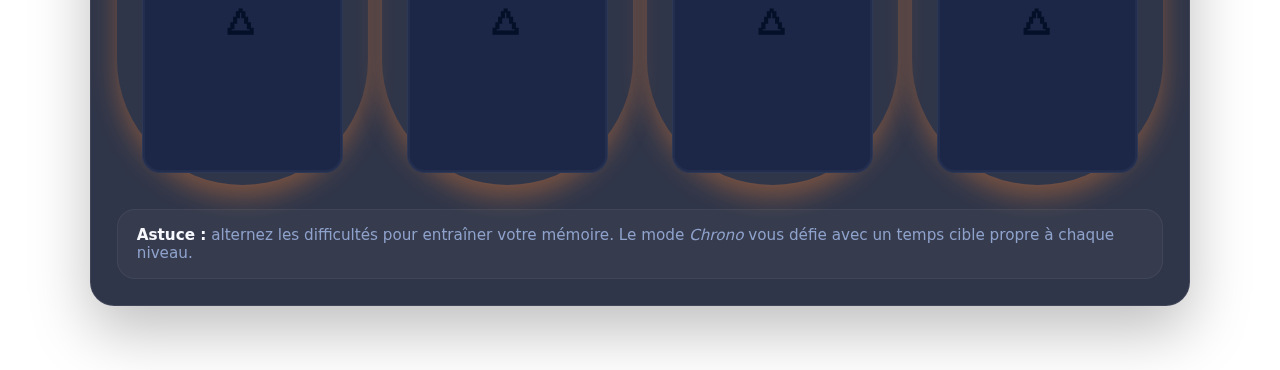
<file: jeux io/index.html>
<!DOCTYPE html>
<html lang="fr">
  <head>
    <meta charset="UTF-8" />
    <meta
      name="viewport"
      content="width=device-width, initial-scale=1.0, maximum-scale=1.0"
    />
    <title>Mémo Légendes</title>
    <style>
      :root {
        color-scheme: light dark;
        --bg: linear-gradient(135deg, #041028 0%, #111f3f 50%, #1a2b54 100%);
        --card-back: #1c2748;
        --card-front: #f7f8fc;
        --accent: #ffb347;
        --accent-strong: #ff8833;
        --text-light: #f8f9ff;
        --text-muted: #8fa2cc;
        --shadow: rgba(0, 0, 0, 0.25);
      }

      * {
        box-sizing: border-box;
      }

      body {
        font-family: "Segoe UI", "Nunito", system-ui, sans-serif;
        min-height: 100vh;
        margin: 0;
        background: var(--bg) fixed;
        color: var(--text-light);
        display: flex;
        justify-content: center;
        align-items: flex-start;
        padding: 2rem 1rem 4rem;
      }

      .app {
        width: min(1100px, 100%);
        background: rgba(12, 19, 41, 0.85);
        border: 1px solid rgba(255, 255, 255, 0.08);
        border-radius: 24px;
        box-shadow: 0 25px 60px var(--shadow);
        padding: clamp(1.2rem, 2vw, 2.25rem);
        backdrop-filter: blur(16px);
      }

      header {
        display: flex;
        flex-direction: column;
        gap: 0.35rem;
        margin-bottom: 1.5rem;
      }

      header h1 {
        font-weight: 700;
        letter-spacing: 0.03em;
        margin: 0;
      }

      header p {
        color: var(--text-muted);
        margin: 0;
      }

      .controls {
        display: grid;
        grid-template-columns: repeat(auto-fit, minmax(180px, 1fr));
        gap: 1rem;
        align-items: center;
        margin-bottom: 1.5rem;
      }

      .control {
        background: rgba(255, 255, 255, 0.04);
        padding: 0.75rem 1.2rem;
        border-radius: 16px;
        display: flex;
        flex-direction: column;
        gap: 0.5rem;
      }

      label {
        font-size: 0.9rem;
        text-transform: uppercase;
        letter-spacing: 0.05em;
        color: var(--text-muted);
      }

      select {
        width: 100%;
        border: 1px solid rgba(255, 255, 255, 0.2);
        border-radius: 10px;
        padding: 0.55rem 0.75rem;
        background: rgba(0, 0, 0, 0.4);
        color: var(--text-light);
        font-size: 1rem;
        outline: none;
      }

      button {
        border: none;
        border-radius: 999px;
        padding: 0.8rem 1.6rem;
        font-size: 1rem;
        font-weight: 600;
        cursor: pointer;
        transition: transform 0.15s ease, box-shadow 0.15s ease;
        color: #041028;
        background: linear-gradient(140deg, var(--accent), var(--accent-strong));
        box-shadow: 0 12px 25px rgba(255, 136, 51, 0.35);
      }

      button:hover {
        transform: translateY(-1px);
        box-shadow: 0 15px 30px rgba(255, 136, 51, 0.5);
      }

      button:active {
        transform: translateY(1px);
      }

      .stats {
        display: grid;
        grid-template-columns: repeat(auto-fit, minmax(140px, 1fr));
        gap: 1rem;
        margin-bottom: 1rem;
      }

      .stats .stat {
        background: rgba(255, 255, 255, 0.03);
        border: 1px solid rgba(255, 255, 255, 0.06);
        border-radius: 16px;
        padding: 0.85rem 1rem;
      }

      .stats .value {
        font-size: 1.6rem;
        font-weight: 600;
        margin-bottom: 0.35rem;
      }

      .message {
        min-height: 2.5rem;
        display: flex;
        align-items: center;
        font-size: 1rem;
        color: var(--text-muted);
      }

      .game-board {
        display: grid;
        gap: clamp(0.5rem, 1.5vw, 0.85rem);
        justify-items: center;
        margin-top: 1rem;
      }

      .card {
        width: 100%;
        aspect-ratio: 4 / 5.3;
        position: relative;
        cursor: pointer;
        border: none;
        perspective: 1000px;
        background: transparent;
      }

      .card-inner {
        width: 100%;
        height: 100%;
        transform-style: preserve-3d;
        transition: transform 0.6s cubic-bezier(0.4, 0.2, 0, 1);
      }

      .card.flipped .card-inner,
      .card.matched .card-inner {
        transform: rotateY(180deg);
      }

      .card-face {
        position: absolute;
        inset: 0;
        border-radius: 18px;
        display: flex;
        align-items: center;
        justify-content: center;
        backface-visibility: hidden;
        font-size: clamp(1.5rem, 4vw, 2.75rem);
        font-weight: 600;
        border: 1px solid rgba(255, 255, 255, 0.08);
      }

      .card-face.back {
        background: var(--card-back);
        box-shadow: inset 0 0 0 2px rgba(255, 255, 255, 0.03);
      }

      .card-face.front {
        background: var(--card-front);
        color: #17233d;
        transform: rotateY(180deg);
      }

      .card.matched .card-face.front {
        box-shadow: 0 0 15px rgba(50, 205, 110, 0.65);
      }

      .tips {
        margin-top: 1.5rem;
        padding: 1rem 1.2rem;
        border-radius: 18px;
        background: rgba(255, 255, 255, 0.03);
        border: 1px solid rgba(255, 255, 255, 0.05);
        color: var(--text-muted);
        font-size: 0.95rem;
      }

      .tips strong {
        color: var(--text-light);
      }

      @media (max-width: 768px) {
        body {
          padding: 1rem;
        }

        button {
          width: 100%;
        }
      }
    </style>
  </head>
  <body>
    <div class="app">
      <header>
        <h1>Mémo Légendes</h1>
        <p>
          Retournez les cartes par paire, domptez les difficultés enchaînées et
          signez votre meilleur chrono !
        </p>
      </header>

      <section class="controls">
        <div class="control">
          <label for="difficulty">Difficulté</label>
          <select id="difficulty">
            <option value="novice">Novice (4x4)</option>
            <option value="aventurier">Aventurier (5x4)</option>
            <option value="heroique">Héroïque (6x4)</option>
            <option value="mythique">Mythique (6x6)</option>
          </select>
        </div>

        <div class="control">
          <label for="mode">Mode de jeu</label>
          <select id="mode">
            <option value="detente">Détente – pas de limite</option>
            <option value="chrono">Chrono – battez le temps cible</option>
          </select>
        </div>

        <button id="start-btn">Nouvelle Partie</button>
      </section>

      <section class="stats">
        <div class="stat">
          <div class="value" id="timer">00:00</div>
          <div>Temps</div>
        </div>

        <div class="stat">
          <div class="value" id="moves">0</div>
          <div>Mouvements</div>
        </div>

        <div class="stat">
          <div class="value" id="matches">0</div>
          <div>Paires trouvées</div>
        </div>

        <div class="stat">
          <div class="value" id="best">–</div>
          <div>Meilleur chrono</div>
        </div>
      </section>

      <div class="message" id="message">Choisissez vos options et lancez-vous !</div>

      <section class="game-board" id="board"></section>

      <div class="tips">
        <strong>Astuce :</strong> alternez les difficultés pour entraîner votre
        mémoire. Le mode <em>Chrono</em> vous défie avec un temps cible propre à
        chaque niveau.
      </div>
    </div>

    <script>
      (function () {
        const difficulties = {
          novice: {
            label: "Novice",
            rows: 4,
            cols: 4,
            pairs: 8,
            targetTime: 80,
          },
          aventurier: {
            label: "Aventurier",
            rows: 5,
            cols: 4,
            pairs: 10,
            targetTime: 110,
          },
          heroique: {
            label: "Héroïque",
            rows: 6,
            cols: 4,
            pairs: 12,
            targetTime: 150,
          },
          mythique: {
            label: "Mythique",
            rows: 6,
            cols: 6,
            pairs: 18,
            targetTime: 210,
          },
        };

        const symbols = [
          "🗡️",
          "🛡️",
          "🐲",
          "🧝",
          "🦄",
          "🧙",
          "🔥",
          "⚡",
          "🌙",
          "🍃",
          "💎",
          "🌊",
          "🌀",
          "🎲",
          "🏹",
          "🛸",
          "👑",
          "☄️",
        ];

        const state = {
          firstCard: null,
          secondCard: null,
          lock: false,
          matches: 0,
          moves: 0,
          timer: 0,
          timerId: null,
          deckDifficulty: null,
          mode: "detente",
        };

        const els = {
          board: document.getElementById("board"),
          difficulty: document.getElementById("difficulty"),
          mode: document.getElementById("mode"),
          startBtn: document.getElementById("start-btn"),
          message: document.getElementById("message"),
          timer: document.getElementById("timer"),
          moves: document.getElementById("moves"),
          matches: document.getElementById("matches"),
          best: document.getElementById("best"),
        };

        const storageKey = "memoLegend-bestTimes";
        const bestTimes = JSON.parse(localStorage.getItem(storageKey) || "{}");

        function formatTime(seconds) {
          const m = Math.floor(seconds / 60)
            .toString()
            .padStart(2, "0");
          const s = (seconds % 60).toString().padStart(2, "0");
          return `${m}:${s}`;
        }

        function shuffle(array) {
          for (let i = array.length - 1; i > 0; i -= 1) {
            const j = Math.floor(Math.random() * (i + 1));
            [array[i], array[j]] = [array[j], array[i]];
          }
          return array;
        }

        function buildDeck(pairs) {
          const available = [...symbols];
          if (pairs > available.length) {
            const cycles = Math.ceil(pairs / available.length);
            for (let i = 1; i < cycles; i += 1) {
              available.push(...symbols);
            }
          }
          const selection = available.slice(0, pairs);
          const deck = [...selection, ...selection];
          return shuffle(deck);
        }

        function stopTimer() {
          if (state.timerId) {
            clearInterval(state.timerId);
            state.timerId = null;
          }
        }

        function startTimer() {
          stopTimer();
          state.timer = 0;
          els.timer.textContent = "00:00";
          state.timerId = setInterval(() => {
            state.timer += 1;
            els.timer.textContent = formatTime(state.timer);
            if (
              state.mode === "chrono" &&
              state.timer === state.deckDifficulty.targetTime
            ) {
              els.message.textContent =
                "⏳ Il faut accélérer pour battre le chrono !";
            }
          }, 1000);
        }

        function updateStats() {
          els.moves.textContent = state.moves;
          els.matches.textContent = `${state.matches}/${state.deckDifficulty.pairs}`;
          const best = bestTimes[state.deckDifficultyKey];
          els.best.textContent = best ? formatTime(best) : "–";
        }

        function setMessage(text, celebrate = false) {
          els.message.textContent = text;
          els.message.style.color = celebrate ? "#8df5a3" : "var(--text-muted)";
        }

        function resetState() {
          state.firstCard = null;
          state.secondCard = null;
          state.lock = false;
          state.matches = 0;
          state.moves = 0;
        }

        function renderBoard(deck, difficulty) {
          els.board.innerHTML = "";
          els.board.style.gridTemplateColumns = `repeat(${difficulty.cols}, minmax(70px, 1fr))`;
          deck.forEach((symbol, index) => {
            const card = document.createElement("button");
            card.className = "card";
            card.type = "button";
            card.dataset.symbol = symbol;
            card.dataset.index = index;
            card.innerHTML = `
              <div class="card-inner">
                <div class="card-face back">🜂</div>
                <div class="card-face front">${symbol}</div>
              </div>
            `;
            card.addEventListener("click", () => onCardClick(card));
            els.board.appendChild(card);
          });
        }

        function onCardClick(card) {
          if (
            state.lock ||
            card === state.firstCard ||
            card.classList.contains("matched")
          ) {
            return;
          }

          card.classList.add("flipped");

          if (!state.firstCard) {
            state.firstCard = card;
            return;
          }

          state.secondCard = card;
          state.lock = true;
          state.moves += 1;
          updateStats();

          const isMatch =
            state.firstCard.dataset.symbol === state.secondCard.dataset.symbol;

          if (isMatch) {
            handleMatch();
          } else {
            setTimeout(() => {
              state.firstCard.classList.remove("flipped");
              state.secondCard.classList.remove("flipped");
              resetSelection();
            }, 900);
          }
        }

        function handleMatch() {
          state.firstCard.classList.add("matched");
          state.secondCard.classList.add("matched");
          state.matches += 1;
          updateStats();
          if (state.matches === state.deckDifficulty.pairs) {
            onWin();
          } else {
            setMessage("Belle mémoire, continuez !", true);
          }
          resetSelection();
        }

        function resetSelection() {
          state.firstCard = null;
          state.secondCard = null;
          state.lock = false;
        }

        function onWin() {
          stopTimer();
          const time = state.timer;
          const difficultyKey = state.deckDifficultyKey;
          const target = state.deckDifficulty.targetTime;
          const chronoBonus =
            state.mode === "chrono" && time <= target
              ? " 🔥 Chrono maîtrisé !"
              : "";
          setMessage(
            `Victoire en ${formatTime(time)} avec ${state.moves} mouvements.${chronoBonus}`,
            true
          );
          if (!bestTimes[difficultyKey] || time < bestTimes[difficultyKey]) {
            bestTimes[difficultyKey] = time;
            localStorage.setItem(storageKey, JSON.stringify(bestTimes));
            updateStats();
          }
        }

        function startGame() {
          const difficultyKey = els.difficulty.value;
          const difficulty = difficulties[difficultyKey];
          state.deckDifficultyKey = difficultyKey;
          state.deckDifficulty = difficulty;
          state.mode = els.mode.value;
          resetState();
          const deck = buildDeck(difficulty.pairs);
          renderBoard(deck, difficulty);
          updateStats();
          startTimer();
          const targetMsg =
            state.mode === "chrono"
              ? `Chrono cible : ${formatTime(difficulty.targetTime)}`
              : "Mode détente activé";
          setMessage(`${difficulty.label} sélectionné. ${targetMsg}`);
        }

        els.startBtn.addEventListener("click", startGame);
        els.difficulty.addEventListener("change", () => {
          const key = els.difficulty.value;
          const diff = difficulties[key];
          els.best.textContent = bestTimes[key]
            ? formatTime(bestTimes[key])
            : "–";
          setMessage(
            `Prêt pour ${diff.label} ? Lancez une nouvelle partie pour commencer.`
          );
        });

        window.addEventListener("beforeunload", () => {
          stopTimer();
        });

        // Démarrage automatique sur la première visite
        startGame();
      })();
    </script>
  </body>
</html>
</file>
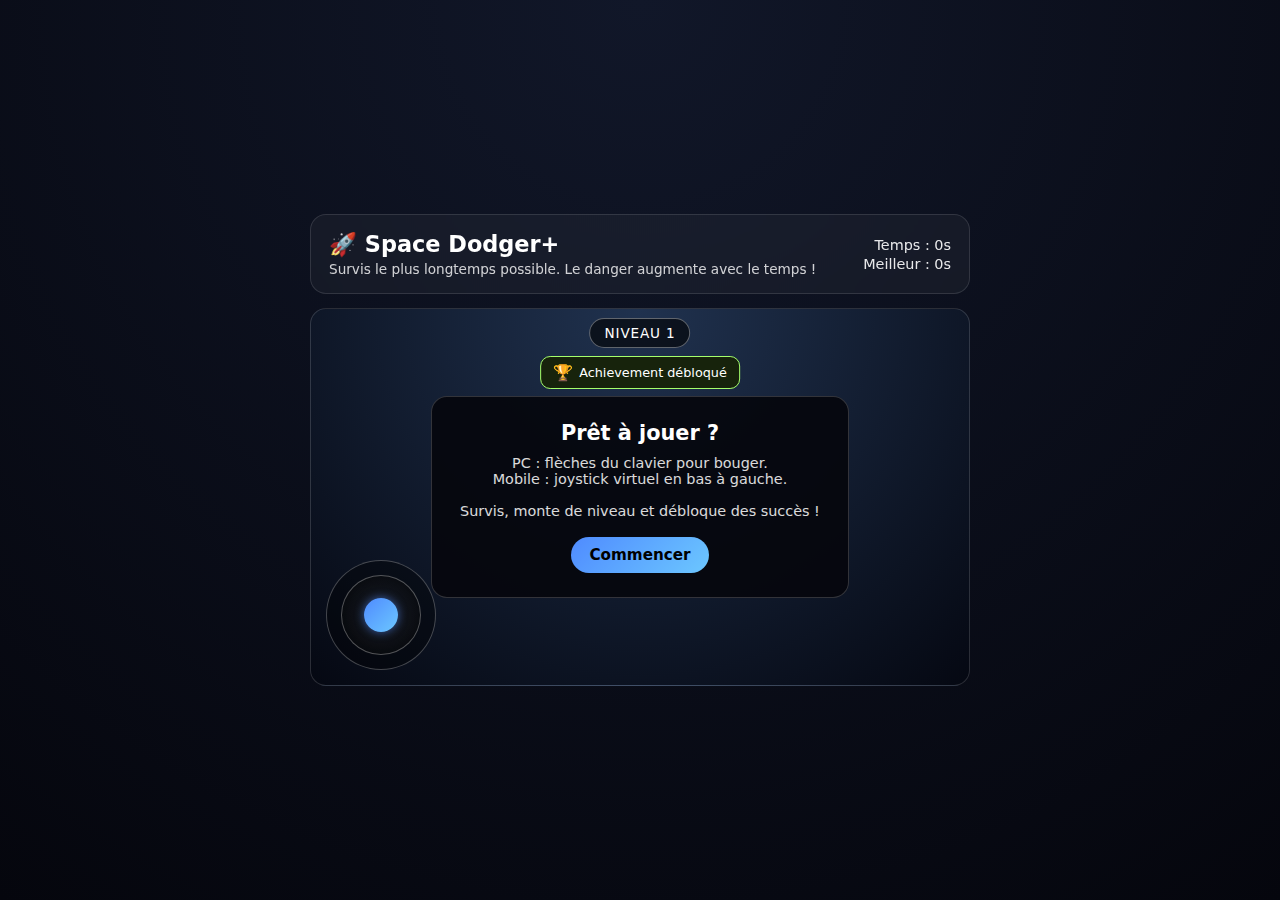
<file: space-dodger/index.html>
<!DOCTYPE html>
<html lang="fr">
<head>
  <meta charset="UTF-8">
  <title>Space Dodger+</title>
  <meta name="viewport" content="width=device-width, initial-scale=1.0">

  <style>
    * {
      margin: 0;
      padding: 0;
      box-sizing: border-box;
      font-family: system-ui, -apple-system, BlinkMacSystemFont, "Segoe UI", sans-serif;
    }

    body {
      background: radial-gradient(circle at top, #111729, #05060d);
      color: #fff;
      min-height: 100vh;
      display: flex;
      justify-content: center;
      align-items: center;
    }

    .wrapper {
      width: 100%;
      max-width: 700px;
      padding: 20px;
    }

    .panel {
      background: rgba(255,255,255,0.04);
      border: 1px solid rgba(255,255,255,0.12);
      border-radius: 16px;
      padding: 16px 18px;
      margin-bottom: 14px;
      display: flex;
      justify-content: space-between;
      align-items: center;
      backdrop-filter: blur(12px);
    }

    .panel-left h1 {
      font-size: 1.4rem;
      margin-bottom: 4px;
    }

    .panel-left p {
      font-size: 0.85rem;
      opacity: 0.8;
    }

    .panel-right {
      text-align: right;
      font-size: 0.9rem;
      opacity: 0.9;
    }

    .panel-right div + div {
      margin-top: 3px;
    }

    canvas {
      width: 100%;
      max-width: 700px;
      background: radial-gradient(circle at top, #20324f, #050812);
      border-radius: 16px;
      border: 1px solid rgba(255,255,255,0.15);
      display: block;
      margin: 0 auto;
      touch-action: none; /* evite le scroll pendant le jeu sur mobile */
    }

    .wrapper-relative {
      position: relative;
    }

    .overlay {
      position: absolute;
      inset: 0;
      display: flex;
      justify-content: center;
      align-items: center;
      pointer-events: auto;
    }

    .overlay-inner {
      background: rgba(5, 6, 13, 0.92);
      border-radius: 16px;
      padding: 24px 28px;
      text-align: center;
      border: 1px solid rgba(255,255,255,0.18);
      min-width: 260px;
      max-width: 90vw;
    }

    .overlay h2 {
      margin-bottom: 10px;
      font-size: 1.3rem;
    }

    .overlay p {
      margin-bottom: 18px;
      font-size: 0.9rem;
      opacity: 0.85;
    }

    .btn {
      display: inline-block;
      padding: 9px 18px;
      border-radius: 999px;
      border: none;
      background: linear-gradient(135deg, #4f8bff, #6cc7ff);
      color: #000;
      font-weight: 600;
      cursor: pointer;
      font-size: 0.95rem;
      transition: 0.2s;
    }

    .btn:hover {
      filter: brightness(1.15);
    }

    .hidden {
      display: none;
    }

    /* Joystick mobile */
    .joystick {
      position: absolute;
      bottom: 16px;
      left: 16px;
      width: 110px;
      height: 110px;
      border-radius: 50%;
      border: 1px solid rgba(255,255,255,0.25);
      background: rgba(0,0,0,0.35);
      display: flex;
      justify-content: center;
      align-items: center;
      touch-action: none;
    }

    .joystick-base {
      width: 80px;
      height: 80px;
      border-radius: 50%;
      border: 1px solid rgba(255,255,255,0.3);
      background: radial-gradient(circle, rgba(255,255,255,0.08), rgba(0,0,0,0.6));
      display: flex;
      justify-content: center;
      align-items: center;
    }

    .joystick-thumb {
      width: 34px;
      height: 34px;
      border-radius: 50%;
      background: linear-gradient(135deg, #4f8bff, #6cc7ff);
      box-shadow: 0 0 10px #4f8bff99;
    }

    /* Level badge + achievements */
    .hud-top-center {
      position: absolute;
      top: 10px;
      left: 50%;
      transform: translateX(-50%);
      display: flex;
      flex-direction: column;
      align-items: center;
      gap: 8px;
      pointer-events: none;
    }

    .level-badge {
      background: rgba(0,0,0,0.6);
      border-radius: 999px;
      padding: 6px 14px;
      border: 1px solid rgba(255,255,255,0.35);
      font-size: 0.85rem;
      letter-spacing: 0.06em;
      text-transform: uppercase;
    }

    .level-up-flash {
      animation: levelUp 0.6s ease-out;
    }

    @keyframes levelUp {
      0%   { transform: translateX(-50%) scale(1);   filter: brightness(1); }
      50%  { transform: translateX(-50%) scale(1.2); filter: brightness(1.6); }
      100% { transform: translateX(-50%) scale(1);   filter: brightness(1); }
    }

    .achievement {
      background: rgba(23, 35, 10, 0.95);
      border-radius: 10px;
      padding: 6px 12px;
      border: 1px solid #a5ff6b;
      font-size: 0.8rem;
      display: flex;
      align-items: center;
      gap: 6px;
      animation: achievementShow 0.5s ease-out, achievementHide 0.5s ease-in 3s forwards;
    }

    .achievement span:first-child {
      font-size: 1rem;
    }

    @keyframes achievementShow {
      from { opacity: 0; transform: translate(-50%, -10px); }
      to   { opacity: 1; transform: translate(-50%, 0); }
    }

    @keyframes achievementHide {
      from { opacity: 1; transform: translate(-50%, 0); }
      to   { opacity: 0; transform: translate(-50%, -10px); }
    }

    @media (max-width: 600px) {
      .panel {
        flex-direction: column;
        align-items: flex-start;
        gap: 6px;
      }
      .panel-right {
        text-align: left;
      }
    }
  </style>
</head>
<body>
  <div class="wrapper">
    <div class="panel">
      <div class="panel-left">
        <h1>🚀 Space Dodger+</h1>
        <p>Survis le plus longtemps possible. Le danger augmente avec le temps&nbsp;!</p>
      </div>
      <div class="panel-right">
        <div>Temps : <span id="score">0</span>s</div>
        <div>Meilleur : <span id="best">0</span>s</div>
      </div>
    </div>

    <div class="wrapper-relative">
      <canvas id="game" width="700" height="400"></canvas>

      <div class="hud-top-center">
        <div class="level-badge" id="levelBadge">Niveau 1</div>
        <div class="achievement hidden" id="achievementBox">
          <span>🏆</span>
          <span id="achievementText">Achievement débloqué</span>
        </div>
      </div>

      <!-- Start screen -->
      <div class="overlay" id="startScreen">
        <div class="overlay-inner">
          <h2>Prêt à jouer ?</h2>
          <p>
            PC : flèches du clavier pour bouger.<br>
            Mobile : joystick virtuel en bas à gauche.<br><br>
            Survis, monte de niveau et débloque des succès&nbsp;!
          </p>
          <button class="btn" id="startBtn">Commencer</button>
        </div>
      </div>

      <!-- Game Over -->
      <div class="overlay hidden" id="gameOverScreen">
        <div class="overlay-inner">
          <h2>Game Over</h2>
          <p>
            Temps : <span id="finalScore">0</span>s<br>
            Meilleur temps : <span id="finalBest">0</span>s
          </p>
          <button class="btn" id="restartBtn">Rejouer</button>
        </div>
      </div>

      <!-- Joystick -->
      <div class="joystick" id="joystick">
        <div class="joystick-base">
          <div class="joystick-thumb" id="joystickThumb"></div>
        </div>
      </div>

    </div>
  </div>

  <script>
    const canvas = document.getElementById('game');
    const ctx = canvas.getContext('2d');

    const scoreEl = document.getElementById('score');
    const bestEl = document.getElementById('best');
    const startScreen = document.getElementById('startScreen');
    const gameOverScreen = document.getElementById('gameOverScreen');
    const finalScoreEl = document.getElementById('finalScore');
    const finalBestEl = document.getElementById('finalBest');
    const levelBadge = document.getElementById('levelBadge');
    const achievementBox = document.getElementById('achievementBox');
    const achievementText = document.getElementById('achievementText');

    const startBtn = document.getElementById('startBtn');
    const restartBtn = document.getElementById('restartBtn');

    const joystick = document.getElementById('joystick');
    const joystickThumb = document.getElementById('joystickThumb');

    let player, meteors, scoreTime, bestScore, lastTime, running, spawnTimer;
    const keys = {};
    let level = 1;

    // explosion particules
    let particles = [];
    let showExplosion = false;

    // joystick data
    let joystickCenter = { x: 0, y: 0 };
    let joystickPointerId = null;
    let joystickVector = { x: 0, y: 0 };

    // achievements
    const achievementThresholds = [20, 40, 60];
    const unlockedAchievements = new Set();

    // initial best score
    bestScore = parseInt(localStorage.getItem('spaceDodgerPlusBest') || '0', 10);
    bestEl.textContent = bestScore;

    function resetGame() {
      player = {
        x: canvas.width / 2 - 15,
        y: canvas.height - 70,
        size: 30,
        baseSpeed: 3.5
      };

      meteors = [];
      particles = [];
      scoreTime = 0;
      lastTime = 0;
      spawnTimer = 0;
      running = true;
      level = 1;
      levelBadge.textContent = 'Niveau ' + level;
      levelBadge.classList.remove('level-up-flash');
      setTimeout(() => levelBadge.classList.remove('level-up-flash'), 10);

      Object.keys(keys).forEach(k => delete keys[k]);
      joystickVector.x = 0;
      joystickVector.y = 0;
      showExplosion = false;
    }

    function spawnMeteor() {
      // difficulté en fonction du niveau
      const baseSize = 20 + Math.random() * 20;
      const size = baseSize + level * 1.2;
      const speed = 1.5 + Math.random() * 1.5 + level * 0.2;

      meteors.push({
        x: Math.random() * (canvas.width - size),
        y: -size,
        size,
        speed
      });
    }

    function update(dt) {
      const dtSec = dt / 1000;
      scoreTime += dtSec;
      const displayScore = Math.floor(scoreTime);
      scoreEl.textContent = displayScore;

      // level up tous les 15s
      const newLevel = 1 + Math.floor(scoreTime / 15);
      if (newLevel !== level) {
        level = newLevel;
        levelBadge.textContent = 'Niveau ' + level;
        levelBadge.classList.add('level-up-flash');
        setTimeout(() => levelBadge.classList.remove('level-up-flash'), 600);
      }

      // achievements
      achievementThresholds.forEach(t => {
        if (displayScore >= t && !unlockedAchievements.has(t)) {
          unlockedAchievements.add(t);
          showAchievement('Survécu ' + t + 's');
        }
      });

      // vitesse joueur
      const speed = player.baseSpeed + (level - 1) * 0.3;

      // joystick movement
      let moveX = 0;
      let moveY = 0;

      if (keys['ArrowLeft']) moveX -= 1;
      if (keys['ArrowRight']) moveX += 1;
      if (keys['ArrowUp']) moveY -= 1;
      if (keys['ArrowDown']) moveY += 1;

      // joystick vector (mobile) combiné
      moveX += joystickVector.x;
      moveY += joystickVector.y;

      if (moveX !== 0 || moveY !== 0) {
        const len = Math.hypot(moveX, moveY) || 1;
        player.x += (moveX / len) * speed;
        player.y += (moveY / len) * speed;
      }

      // limites écran
      player.x = Math.max(0, Math.min(canvas.width - player.size, player.x));
      player.y = Math.max(0, Math.min(canvas.height - player.size, player.y));

      // spawn plus fréquent avec le niveau
      spawnTimer += dt;
      const baseInterval = 800; // ms
      const minInterval = 250;
      const interval = Math.max(minInterval, baseInterval - (level - 1) * 60);

      if (spawnTimer > interval) {
        spawnMeteor();
        spawnTimer = 0;
      }

      // update meteors
      meteors.forEach(m => {
        m.y += m.speed;
      });

      meteors = meteors.filter(m => m.y < canvas.height + m.size);

      // collision
      for (const m of meteors) {
        if (rectsCollide(player, m)) {
          triggerExplosion(player.x + player.size / 2, player.y + player.size / 2);
          endGame();
          break;
        }
      }

      // update explosion particles
      particles.forEach(p => {
        p.x += p.vx * dtSec;
        p.y += p.vy * dtSec;
        p.life -= dtSec;
      });
      particles = particles.filter(p => p.life > 0);
    }

    function rectsCollide(a, b) {
      return (
        a.x < b.x + b.size &&
        a.x + a.size > b.x &&
        a.y < b.y + b.size &&
        a.y + a.size > b.y
      );
    }

    function triggerExplosion(cx, cy) {
      particles = [];
      const count = 50;
      for (let i = 0; i < count; i++) {
        const angle = Math.random() * Math.PI * 2;
        const speed = 80 + Math.random() * 180;
        particles.push({
          x: cx,
          y: cy,
          vx: Math.cos(angle) * speed,
          vy: Math.sin(angle) * speed,
          life: 0.6 + Math.random() * 0.4,
          size: 3 + Math.random() * 4
        });
      }
      showExplosion = true;
    }

    function draw() {
      ctx.clearRect(0, 0, canvas.width, canvas.height);
      ctx.fillStyle = '#050812';
      ctx.fillRect(0, 0, canvas.width, canvas.height);

      // étoiles
      ctx.fillStyle = 'rgba(255,255,255,0.15)';
      for (let i = 0; i < 40; i++) {
        const x = (i * 53) % canvas.width;
        const y = (i * 97 + (Date.now() * 0.02)) % canvas.height;
        ctx.fillRect(x, y, 2, 2);
      }

      // joueur (si pas en explosion finale)
      if (!showExplosion || particles.length === 0) {
        ctx.fillStyle = '#4f8bff';
        ctx.fillRect(player.x, player.y, player.size, player.size);

        ctx.strokeStyle = 'rgba(108,199,255,0.6)';
        ctx.lineWidth = 2;
        ctx.strokeRect(player.x - 2, player.y - 2, player.size + 4, player.size + 4);
      }

      // météorites
      meteors.forEach(m => {
        const gradient = ctx.createRadialGradient(
          m.x + m.size / 2,
          m.y + m.size / 2,
          m.size / 6,
          m.x + m.size / 2,
          m.y + m.size / 2,
          m.size / 2
        );
        gradient.addColorStop(0, '#ffe7a3');
        gradient.addColorStop(0.4, '#ffb36b');
        gradient.addColorStop(1, '#ff5b3a');
        ctx.fillStyle = gradient;
        ctx.beginPath();
        ctx.arc(m.x + m.size / 2, m.y + m.size / 2, m.size / 2, 0, Math.PI * 2);
        ctx.fill();
      });

      // explosion particules
      if (particles.length > 0) {
        particles.forEach(p => {
          const alpha = Math.max(0, p.life);
          const grad = ctx.createRadialGradient(
            p.x, p.y, 0,
            p.x, p.y, p.size
          );
          grad.addColorStop(0, `rgba(255, 240, 200, ${alpha})`);
          grad.addColorStop(0.5, `rgba(255, 150, 80, ${alpha * 0.9})`);
          grad.addColorStop(1, `rgba(120, 30, 10, 0)`);
          ctx.fillStyle = grad;
          ctx.beginPath();
          ctx.arc(p.x, p.y, p.size, 0, Math.PI * 2);
          ctx.fill();
        });
      }
    }

    function loop(timestamp) {
      if (!running && particles.length === 0) return;

      if (!lastTime) lastTime = timestamp;
      const dt = timestamp - lastTime;
      lastTime = timestamp;

      if (running) {
        update(dt);
      } else if (showExplosion && particles.length > 0) {
        // continue à animer l'explosion même après la mort
        update(0);
      }

      draw();
      requestAnimationFrame(loop);
    }

    function endGame() {
      running = false;
      const final = Math.floor(scoreTime);
      if (final > bestScore) {
        bestScore = final;
        localStorage.setItem('spaceDodgerPlusBest', bestScore);
      }
      scoreEl.textContent = final;
      bestEl.textContent = bestScore;

      finalScoreEl.textContent = final;
      finalBestEl.textContent = bestScore;

      // petit délai pour voir l'explosion avant le game over
      setTimeout(() => {
        gameOverScreen.classList.remove('hidden');
      }, 600);
    }

    function showAchievement(text) {
      achievementText.textContent = text;
      achievementBox.classList.remove('hidden');
      // il est déjà animé via CSS
      setTimeout(() => {
        achievementBox.classList.add('hidden');
      }, 3500);
    }

    // clavier
    window.addEventListener('keydown', e => {
      keys[e.key] = true;
    });

    window.addEventListener('keyup', e => {
      keys[e.key] = false;
    });

    // joystick logic
    function updateJoystickCenter() {
      const rect = joystick.getBoundingClientRect();
      joystickCenter.x = rect.left + rect.width / 2;
      joystickCenter.y = rect.top + rect.height / 2;
    }

    updateJoystickCenter();
    window.addEventListener('resize', updateJoystickCenter);

    function handleJoystickStart(e) {
      const touch = e.changedTouches ? e.changedTouches[0] : e;
      joystickPointerId = touch.identifier ?? 'mouse';
      updateJoystickCenter();
      handleJoystickMove(e);
    }

    function handleJoystickMove(e) {
      const touchList = e.changedTouches ? [...e.changedTouches] : [e];
      const touch = touchList.find(t => (t.identifier ?? 'mouse') === joystickPointerId);
      if (!touch) return;

      const dx = touch.clientX - joystickCenter.x;
      const dy = touch.clientY - joystickCenter.y;
      const maxDist = 40;
      const dist = Math.min(maxDist, Math.hypot(dx, dy));
      const angle = Math.atan2(dy, dx);

      const nx = (dist / maxDist) * Math.cos(angle);
      const ny = (dist / maxDist) * Math.sin(angle);

      joystickVector.x = nx;
      joystickVector.y = ny;

      joystickThumb.style.transform = `translate(${nx * 26}px, ${ny * 26}px)`;
    }

    function handleJoystickEnd(e) {
      const touchList = e.changedTouches ? [...e.changedTouches] : [e];
      const touch = touchList.find(t => (t.identifier ?? 'mouse') === joystickPointerId);
      if (!touch) return;

      joystickPointerId = null;
      joystickVector.x = 0;
      joystickVector.y = 0;
      joystickThumb.style.transform = 'translate(0, 0)';
    }

    // events joystick (touch + souris)
    joystick.addEventListener('touchstart', e => {
      e.preventDefault();
      handleJoystickStart(e);
    }, { passive: false });

    joystick.addEventListener('touchmove', e => {
      e.preventDefault();
      handleJoystickMove(e);
    }, { passive: false });

    joystick.addEventListener('touchend', e => {
      e.preventDefault();
      handleJoystickEnd(e);
    }, { passive: false });

    joystick.addEventListener('mousedown', e => {
      e.preventDefault();
      handleJoystickStart(e);
      window.addEventListener('mousemove', handleJoystickMoveMouse);
      window.addEventListener('mouseup', handleJoystickEndMouse);
    });

    function handleJoystickMoveMouse(e) {
      handleJoystickMove(e);
    }

    function handleJoystickEndMouse(e) {
      handleJoystickEnd(e);
      window.removeEventListener('mousemove', handleJoystickMoveMouse);
      window.removeEventListener('mouseup', handleJoystickEndMouse);
    }

    // boutons
    startBtn.addEventListener('click', () => {
      startScreen.classList.add('hidden');
      resetGame();
      requestAnimationFrame(loop);
    });

    restartBtn.addEventListener('click', () => {
      gameOverScreen.classList.add('hidden');
      resetGame();
      requestAnimationFrame(loop);
    });
  </script>
</body>
</html>
</file>
<file: evolutiongames/style.css>
:root {
  color-scheme: dark;
  font-family: "Segoe UI", system-ui, -apple-system, BlinkMacSystemFont, sans-serif;
  background-color: #050607;
  color: #f2f5f9;
}

* {
  box-sizing: border-box;
  margin: 0;
  padding: 0;
}

body {
  min-height: 100vh;
  display: flex;
  align-items: center;
  justify-content: center;
  background: radial-gradient(circle at top, #131f3c, #050607 70%);
  padding: 2rem;
}

.layout {
  width: min(1100px, 100%);
}

.hero {
  text-align: center;
  margin-bottom: 1.5rem;
}

.hero h1 {
  font-size: 2.5rem;
  letter-spacing: 0.05em;
  text-transform: uppercase;
}

.hero p {
  color: #93a7c8;
  margin-top: 0.4rem;
}

.hud {
  display: grid;
  grid-template-columns: repeat(auto-fit, minmax(130px, 1fr));
  gap: 1rem;
  margin-bottom: 1.5rem;
}

.stat {
  background: rgba(255, 255, 255, 0.05);
  border: 1px solid rgba(255, 255, 255, 0.12);
  border-radius: 0.75rem;
  padding: 0.9rem 1rem;
  text-align: center;
}

.stat-label {
  display: block;
  font-size: 0.85rem;
  letter-spacing: 0.1em;
  text-transform: uppercase;
  color: #9db3d9;
}

.stat-value {
  display: block;
  margin-top: 0.35rem;
  font-size: 1.6rem;
  font-weight: 600;
}

.controls {
  display: flex;
  justify-content: flex-end;
  margin-bottom: 1rem;
}

.reset-button {
  background: linear-gradient(120deg, #ff5d73, #f7529d);
  border: none;
  border-radius: 0.75rem;
  color: #fff;
  cursor: pointer;
  font-size: 0.95rem;
  font-weight: 600;
  padding: 0.75rem 1.5rem;
  text-transform: uppercase;
  letter-spacing: 0.08em;
  transition: transform 150ms ease, box-shadow 150ms ease, opacity 150ms ease;
}

.reset-button:hover {
  transform: translateY(-1px);
  box-shadow: 0 8px 20px rgba(247, 82, 157, 0.45);
}

.reset-button:active {
  transform: translateY(0);
  opacity: 0.9;
}

.arena-wrapper {
  display: flex;
  justify-content: center;
  padding: 2rem;
  background: rgba(12, 18, 30, 0.75);
  border: 1px solid rgba(255, 255, 255, 0.08);
  border-radius: 1rem;
  box-shadow: 0 15px 45px rgba(0, 0, 0, 0.55);
}

.arena-canvas {
  border: 2px solid rgba(255, 255, 255, 0.25);
  background: #050f17;
  border-radius: 0.75rem;
}
</file>
<file: jeu niaiseux/css/style.css>
:root {
  --primary: #6a5af9;
  --secondary: #f5317f;
  --bg: #040217;
  --text: #f5f7ff;
  --muted: rgba(245, 247, 255, 0.7);
  font-family: 'Poppins', 'Segoe UI', sans-serif;
}

*,
*::before,
*::after {
  box-sizing: border-box;
}

body {
  margin: 0;
  min-height: 100vh;
  background: radial-gradient(circle at top, #1a1735, var(--bg));
  color: var(--text);
  display: flex;
  flex-direction: column;
  align-items: center;
  padding: 40px 15px 20px;
  line-height: 1.6;
  overflow-x: hidden;
  position: relative;
}

body::after {
  content: '';
  position: fixed;
  inset: 0;
  pointer-events: none;
  background: transparent;
  transition: background 0.25s ease;
  z-index: 1;
}

header,
main,
footer {
  width: min(1100px, 100%);
  position: relative;
  z-index: 2;
}

main {
  flex: 1;
}

#fireworks {
  position: fixed;
  inset: 0;
  z-index: 0;
  pointer-events: none;
}

body.laser-wait::after {
  background: rgba(245, 49, 127, 0.15);
}

body.laser-go::after {
  background: rgba(46, 255, 149, 0.2);
}

.hero {
  background: linear-gradient(120deg, rgba(106, 90, 249, 0.85), rgba(245, 49, 127, 0.85));
  border-radius: 30px;
  padding: clamp(40px, 6vw, 70px);
  text-align: center;
  box-shadow: 0 30px 70px rgba(0, 0, 0, 0.5);
  overflow: hidden;
}

.hero::after {
  content: '';
  position: absolute;
  inset: 15%;
  border-radius: 50%;
  background: rgba(255, 255, 255, 0.1);
  filter: blur(80px);
  z-index: -1;
}

.hero__badge {
  display: inline-block;
  padding: 6px 16px;
  border-radius: 999px;
  background: rgba(255, 255, 255, 0.15);
  font-size: 0.85rem;
  letter-spacing: 0.1em;
  text-transform: uppercase;
}

.hero h1 {
  margin: 20px 0 10px;
  font-size: clamp(2.5rem, 6vw, 4rem);
  letter-spacing: -0.04em;
}

.hero__tagline {
  font-size: 1.1rem;
  color: var(--muted);
  margin-bottom: 30px;
}

.hero__actions {
  display: flex;
  gap: 15px;
  justify-content: center;
  flex-wrap: wrap;
}

.btn {
  border: none;
  border-radius: 999px;
  padding: 14px 32px;
  font-weight: 600;
  letter-spacing: 0.05em;
  cursor: pointer;
  transition: transform 0.2s ease, box-shadow 0.2s ease;
  text-decoration: none;
}

.btn--primary {
  background: white;
  color: var(--primary);
  box-shadow: 0 15px 30px rgba(0, 0, 0, 0.2);
}

.btn--ghost {
  background: transparent;
  color: white;
  border: 1px solid rgba(255, 255, 255, 0.5);
}

.btn:hover {
  transform: translateY(-2px);
  box-shadow: 0 20px 45px rgba(0, 0, 0, 0.25);
}

.section {
  margin-top: 60px;
  background: rgba(255, 255, 255, 0.06);
  border-radius: 24px;
  padding: 40px;
  box-shadow: 0 20px 60px rgba(0, 0, 0, 0.35);
  position: relative;
  z-index: 2;
}

.section h2 {
  margin-top: 0;
  font-size: 2rem;
}

.cards__grid {
  display: grid;
  grid-template-columns: repeat(auto-fit, minmax(220px, 1fr));
  gap: 25px;
  margin-top: 30px;
}

.card {
  padding: 24px;
  border-radius: 18px;
  background: rgba(255, 255, 255, 0.05);
  border: 1px solid rgba(255, 255, 255, 0.1);
  height: 100%;
}

.testimonial {
  text-align: center;
  font-size: 1.4rem;
  font-style: italic;
  color: var(--muted);
}

.testimonial__author {
  margin-top: 15px;
  font-size: 1rem;
  font-style: normal;
  color: var(--text);
}

.gallery__grid {
  display: grid;
  grid-template-columns: repeat(auto-fit, minmax(120px, 1fr));
  gap: 15px;
}

.gallery__item {
  aspect-ratio: 1 / 1;
  border-radius: 18px;
  background: rgba(255, 255, 255, 0.08);
  display: grid;
  place-items: center;
  font-size: 2.5rem;
  animation: float 5s ease-in-out infinite;
}

@keyframes float {
  0%, 100% { transform: translateY(0); }
  50% { transform: translateY(-8px); }
}

.game {
  display: grid;
  grid-template-columns: minmax(250px, 1fr) minmax(300px, 1.2fr);
  gap: 30px;
}

.game__info h2 {
  margin-bottom: 10px;
}

.game__stats {
  display: flex;
  gap: 20px;
  margin: 20px 0;
  font-size: 1.2rem;
}

.game__arena {
  background: rgba(255, 255, 255, 0.07);
  border-radius: 18px;
  min-height: 260px;
  position: relative;
  overflow: hidden;
}

.game__orb {
  position: absolute;
  width: 60px;
  height: 60px;
  border-radius: 50%;
  background: radial-gradient(circle, #ff9ed2, #f5317f);
  box-shadow: 0 15px 35px rgba(245, 49, 127, 0.6);
  transform: translate(-999px, -999px);
  transition: transform 0.15s ease;
  opacity: 0.4;
  cursor: pointer;
}

.game__orb--active {
  opacity: 1;
}

.mini-games {
  text-align: center;
}

.mini-games__intro {
  color: var(--muted);
  margin-top: 10px;
  max-width: 600px;
  margin-inline: auto;
}

.mini-games__grid {
  margin-top: 30px;
  display: grid;
  grid-template-columns: repeat(auto-fit, minmax(220px, 1fr));
  gap: 20px;
}

.mini-game {
  background: rgba(255, 255, 255, 0.07);
  border-radius: 20px;
  padding: 20px;
  text-align: left;
  box-shadow: inset 0 0 0 1px rgba(255, 255, 255, 0.04);
  display: flex;
  flex-direction: column;
  gap: 10px;
  position: relative;
}

.mini-game__status {
  font-size: 0.95rem;
  color: var(--muted);
  min-height: 1.2em;
}

.mini-game__controls {
  display: flex;
  gap: 10px;
}

.mini-game__controls input {
  flex: 1;
  border-radius: 14px;
  border: none;
  padding: 10px 14px;
  background: rgba(255, 255, 255, 0.1);
  color: white;
}

.mini-game__action,
.mini-game__option {
  border: none;
  border-radius: 999px;
  padding: 12px 18px;
  font-weight: 600;
  cursor: pointer;
  background: rgba(255, 255, 255, 0.2);
  color: white;
  transition: transform 0.15s ease, background 0.2s ease;
}

.mini-game__action:hover,
.mini-game__option:hover {
  transform: translateY(-2px);
  background: rgba(255, 255, 255, 0.3);
}

.mini-game__options {
  display: flex;
  flex-direction: column;
  gap: 10px;
}

.mini-game__option.is-correct {
  background: rgba(103, 241, 255, 0.3);
}

.mini-game__option.is-wrong {
  background: rgba(245, 49, 127, 0.3);
}

.mini-game__fullscreen {
  position: absolute;
  top: 14px;
  right: 14px;
  border: none;
  border-radius: 999px;
  padding: 6px 14px;
  font-size: 0.8rem;
  font-weight: 600;
  letter-spacing: 0.02em;
  cursor: pointer;
  background: rgba(0, 0, 0, 0.35);
  color: white;
  transition: background 0.2s ease, transform 0.2s ease;
  z-index: 2;
}

.mini-game__fullscreen:hover {
  background: rgba(0, 0, 0, 0.55);
  transform: translateY(-1px);
}

.mini-game__fullscreen.is-active {
  background: rgba(103, 241, 255, 0.4);
  color: #07101f;
}

.mini-game:fullscreen {
  width: 100vw;
  height: 100vh;
  padding: min(4vw, 40px);
  margin: 0;
  border-radius: 0;
  display: flex;
  flex-direction: column;
  justify-content: center;
  align-items: center;
  gap: 20px;
  background: radial-gradient(circle at top, rgba(106, 90, 249, 0.4), rgba(4, 2, 23, 0.98));
  box-shadow: none;
}

.mini-game:fullscreen .mini-game__fullscreen {
  top: 20px;
  right: 20px;
}

.dice__visuals {
  display: flex;
  gap: 16px;
  align-items: center;
  justify-content: center;
  margin: 6px 0 10px;
}

.dice__visuals .dice {
  width: 60px;
  height: 60px;
  border-radius: 16px;
  background: rgba(0, 0, 0, 0.35);
  display: grid;
  place-items: center;
  font-size: 2rem;
  transition: transform 0.4s ease;
}

.dice.is-rolling {
  animation: dice-spin 0.5s linear infinite;
}

@keyframes dice-spin {
  0% {
    transform: rotate(0deg) scale(1);
  }
  50% {
    transform: rotate(90deg) scale(1.15);
  }
  100% {
    transform: rotate(180deg) scale(1);
  }
}

.newsletter {
  text-align: center;
}

.newsletter__form {
  margin-top: 20px;
  display: flex;
  gap: 10px;
  justify-content: center;
  flex-wrap: wrap;
}

.newsletter__form input,
.newsletter__form button {
  border-radius: 999px;
  border: none;
  padding: 14px 20px;
  font-size: 1rem;
}

.newsletter__form input {
  min-width: 250px;
  background: rgba(255, 255, 255, 0.1);
  color: white;
}

.newsletter__form input::placeholder {
  color: rgba(255, 255, 255, 0.7);
}

.newsletter__form button {
  background: var(--secondary);
  color: white;
  cursor: pointer;
  transition: background 0.2s ease;
}

.newsletter__form button:hover {
  background: #ff4d94;
}

.footer {
  text-align: center;
  margin-top: 40px;
  font-size: 0.9rem;
  color: var(--muted);
  padding: 10px 0;
  position: relative;
  z-index: 2;
}

@media (max-width: 800px) {
  body {
    padding-top: 20px;
  }

  .game {
    grid-template-columns: 1fr;
  }

  .game__arena {
    min-height: 220px;
  }

  .mini-game__controls {
    flex-direction: column;
  }
}
</file>
